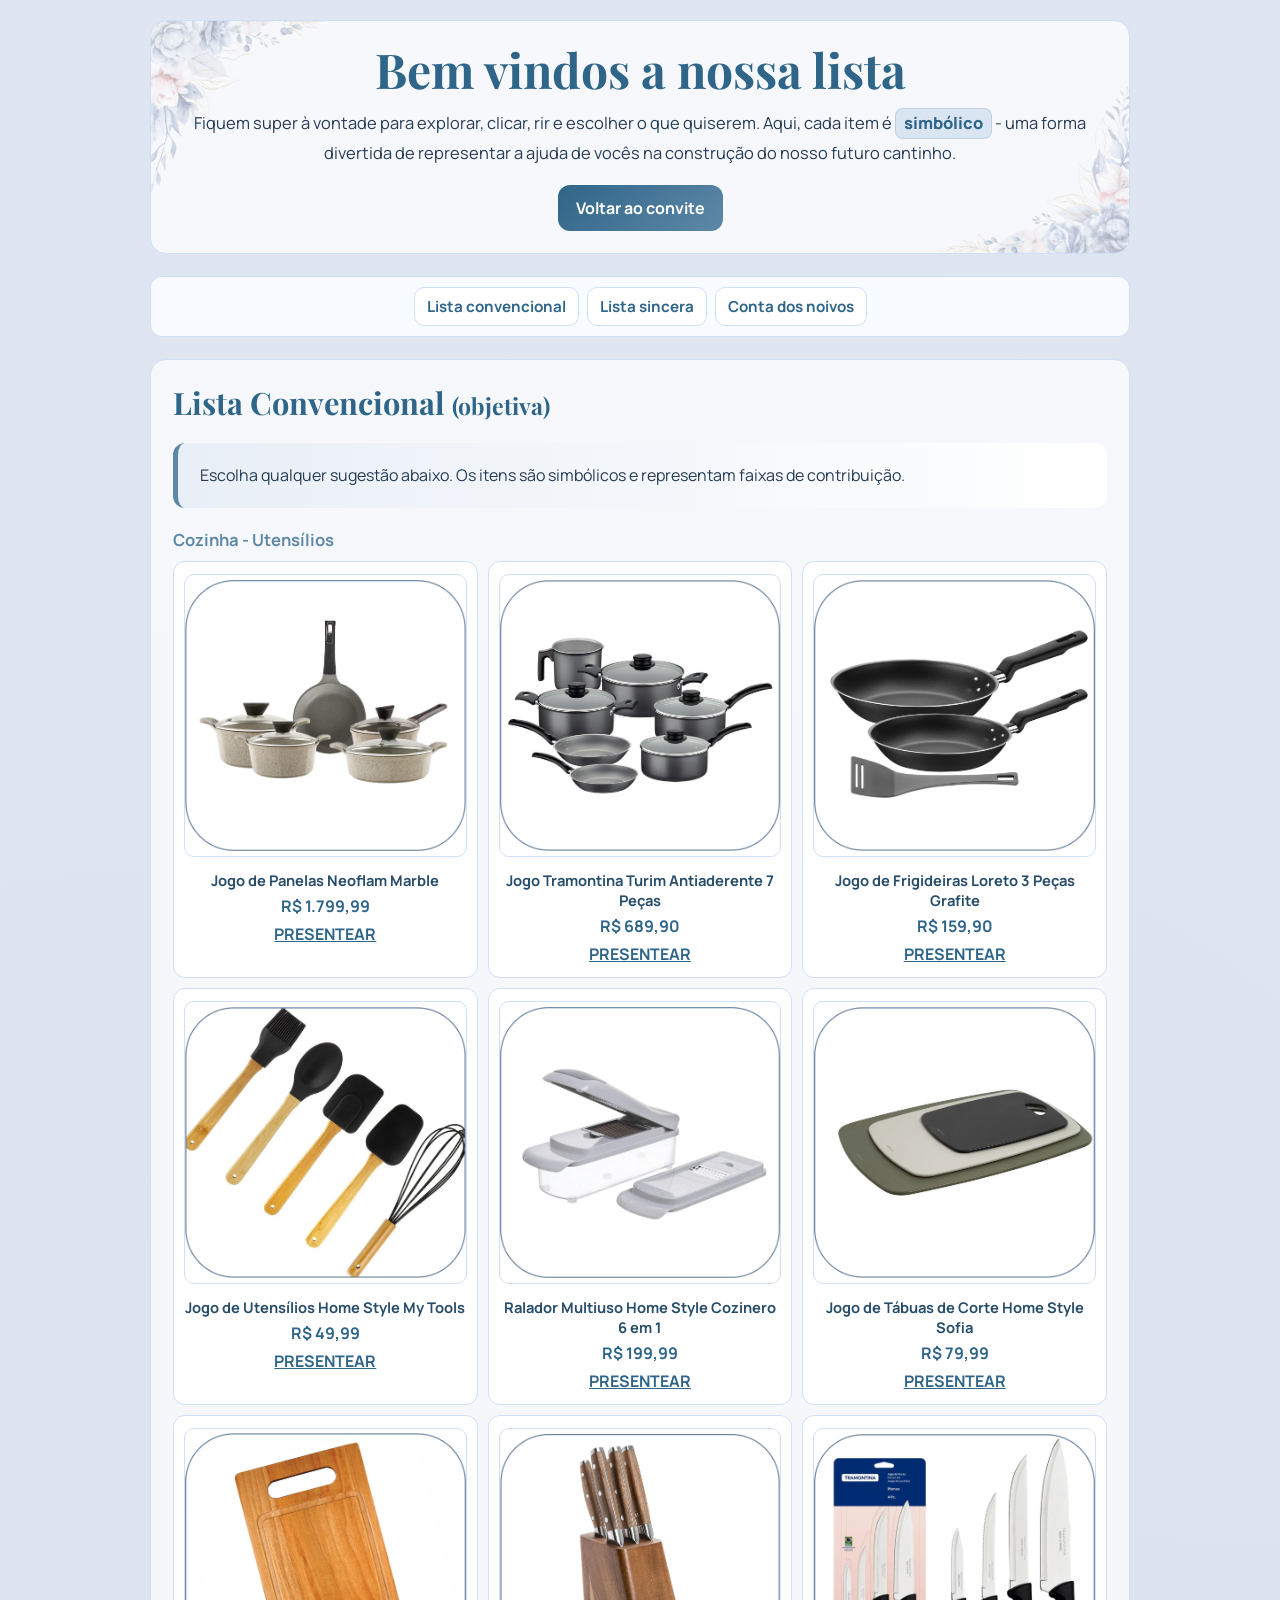
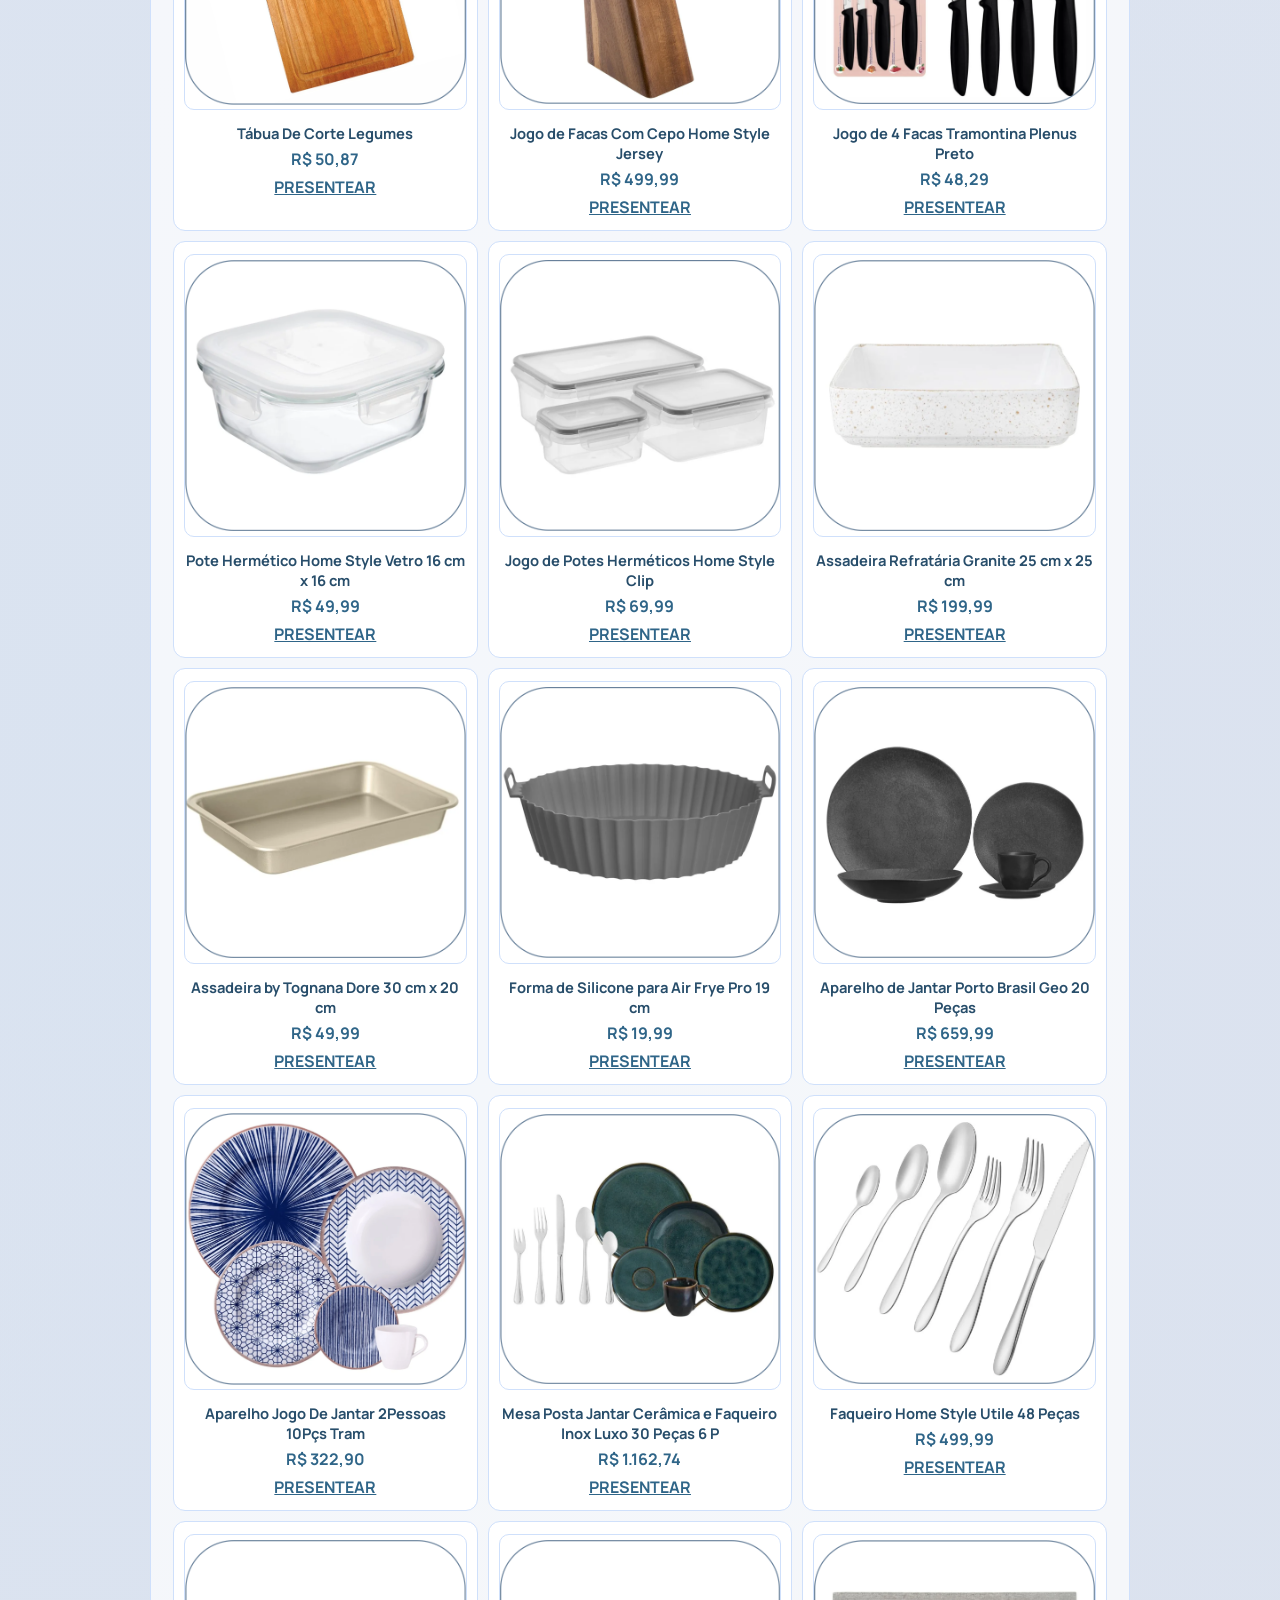
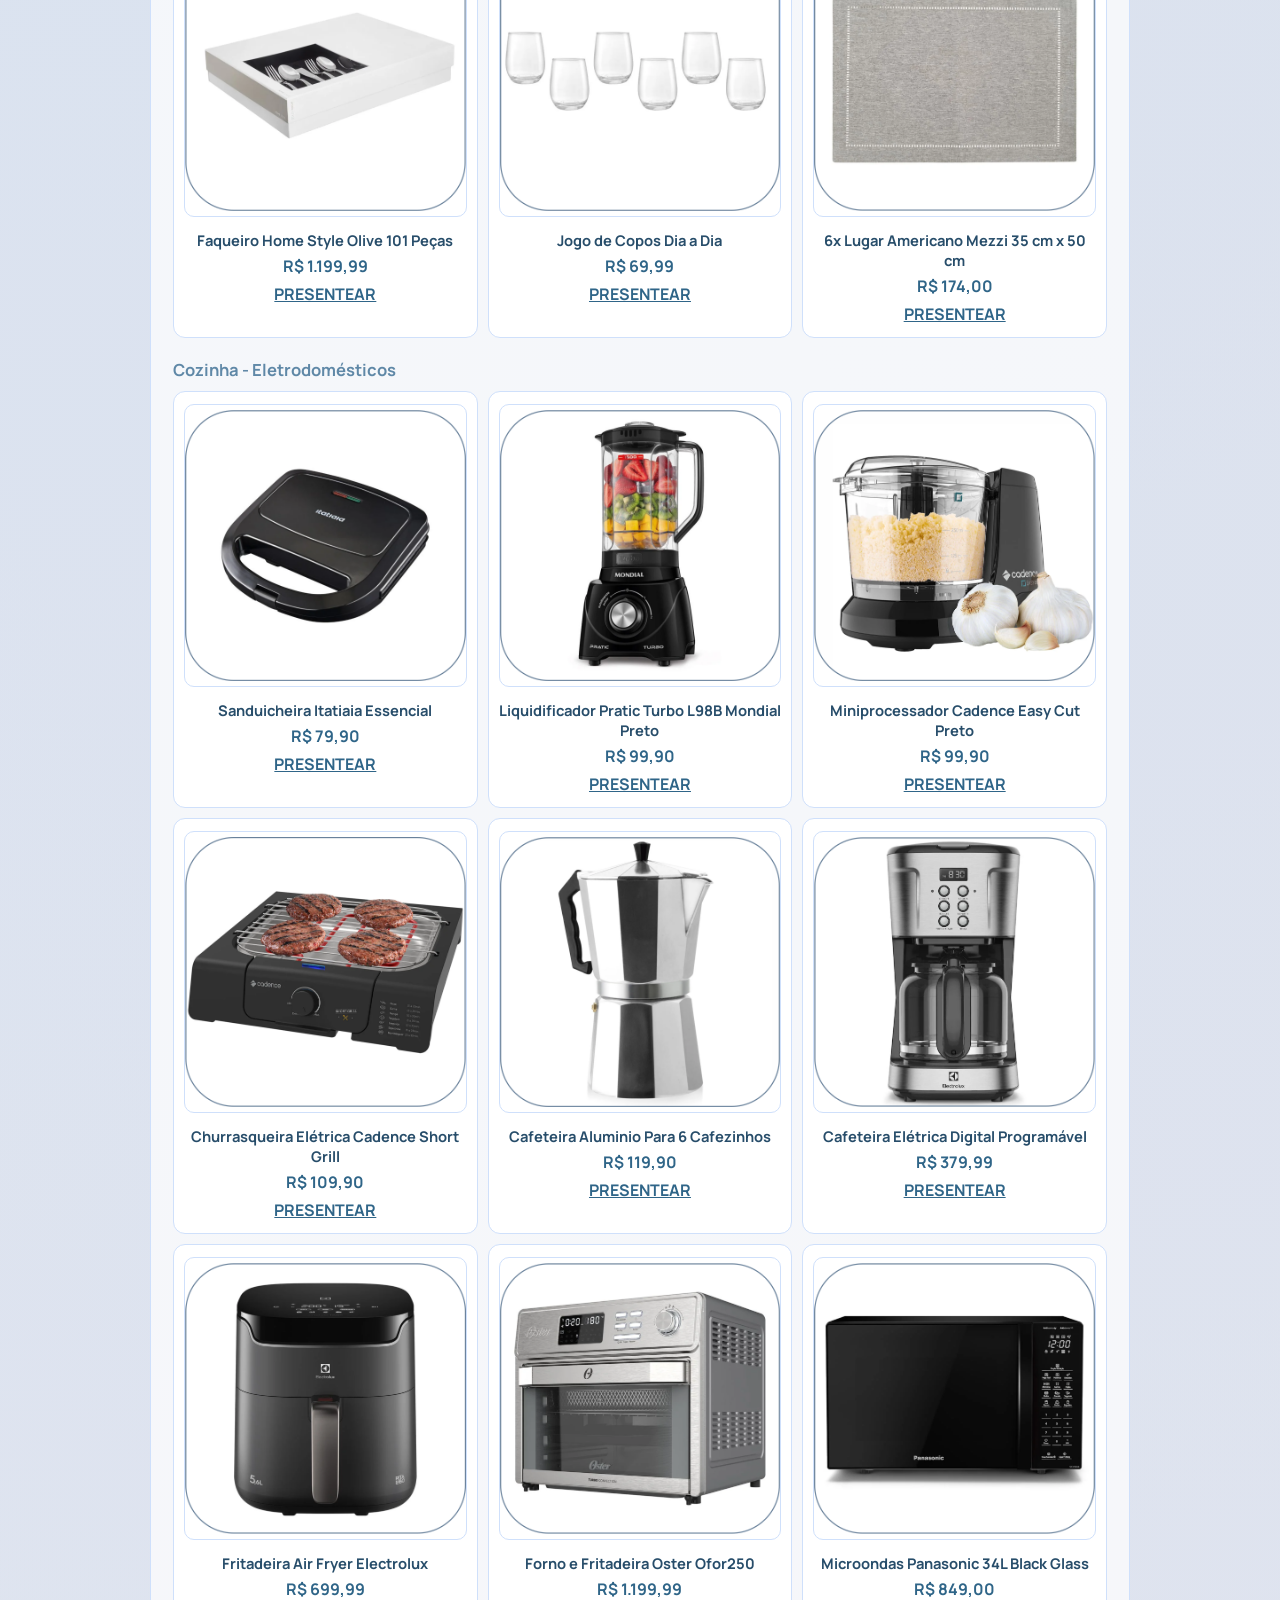
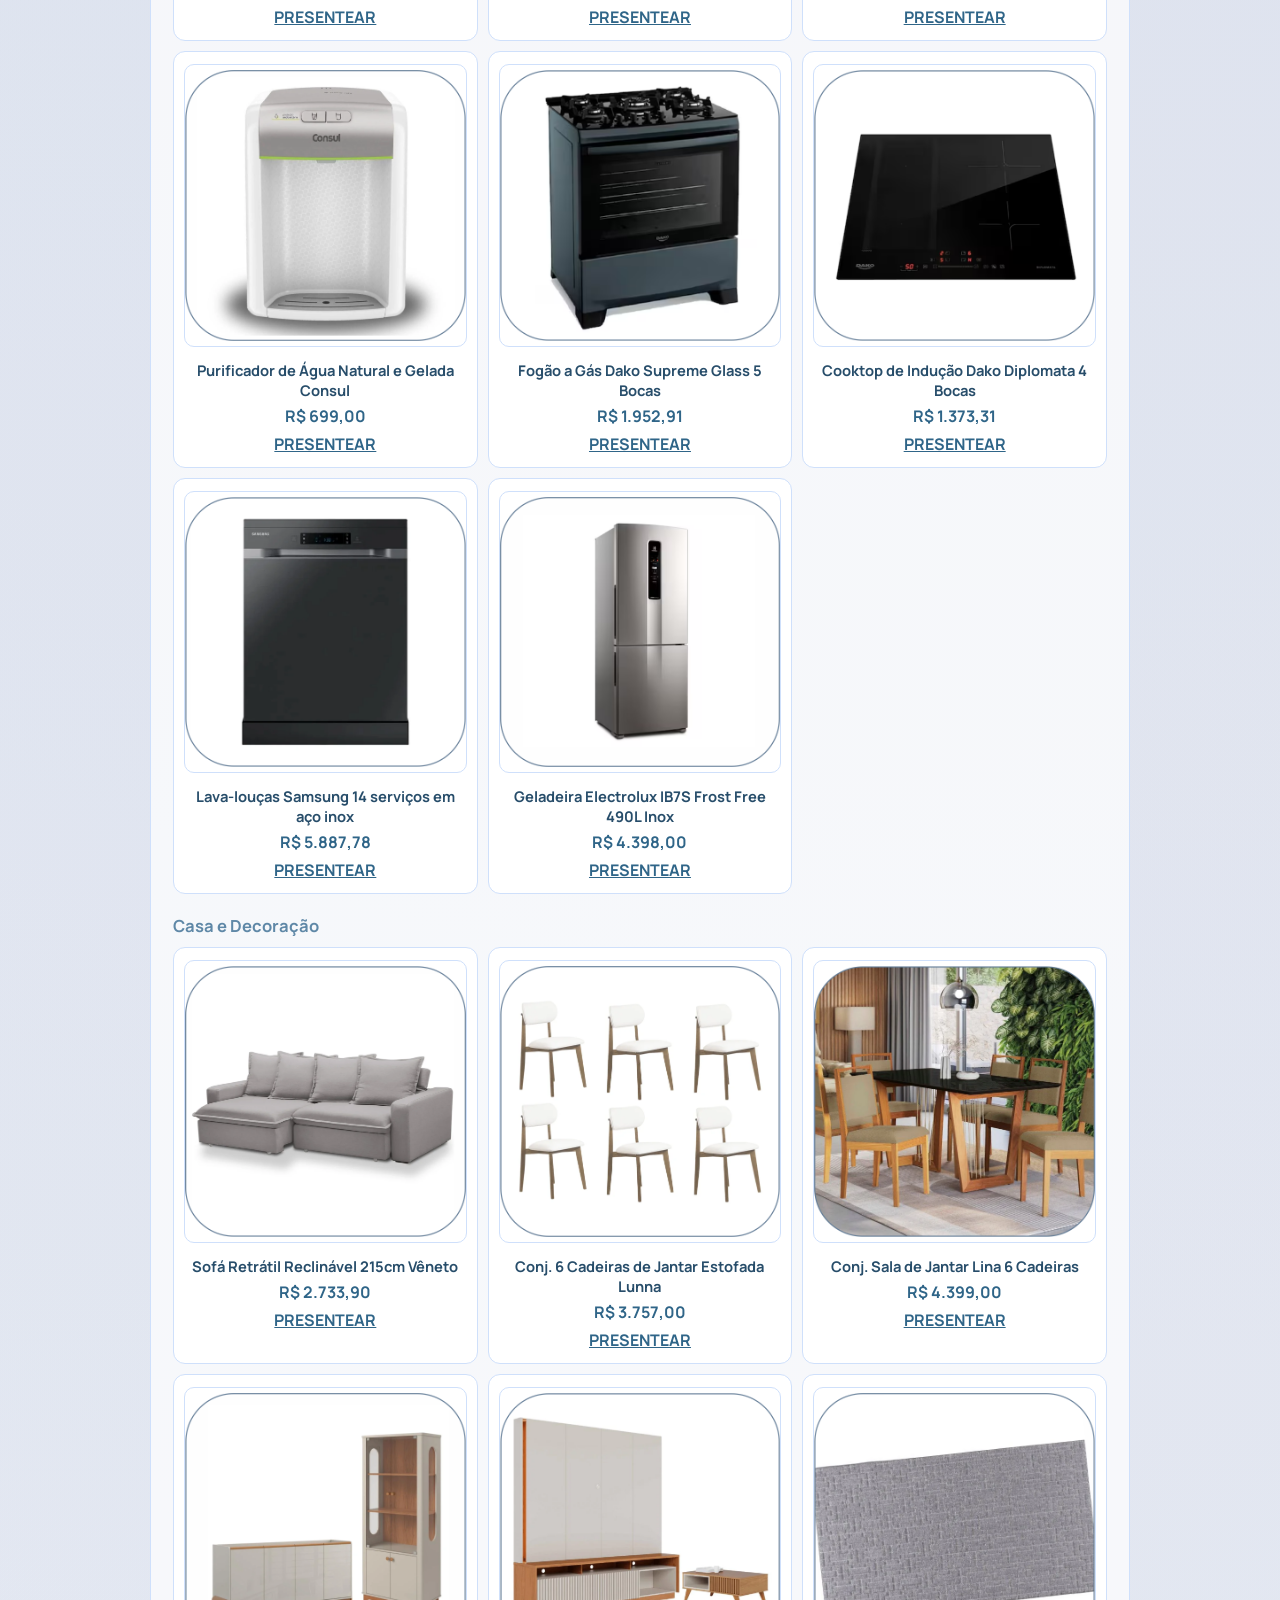
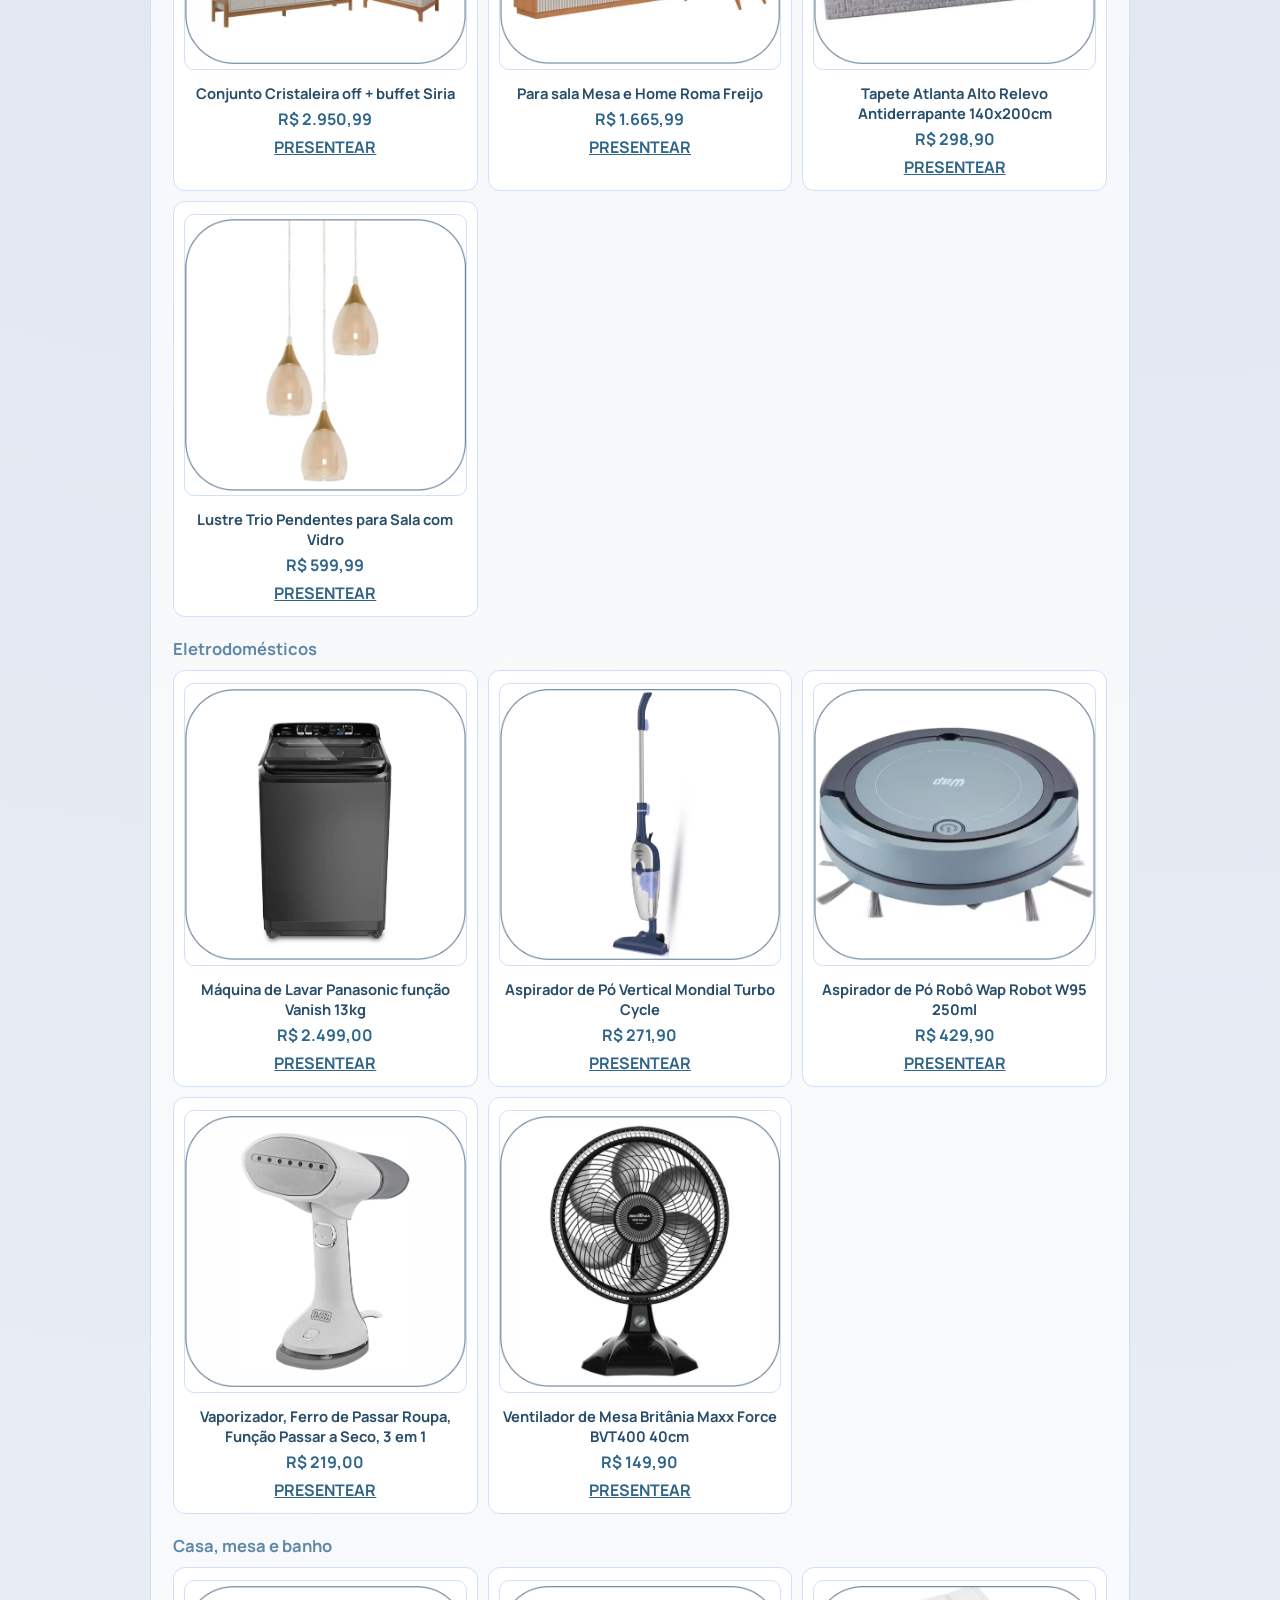
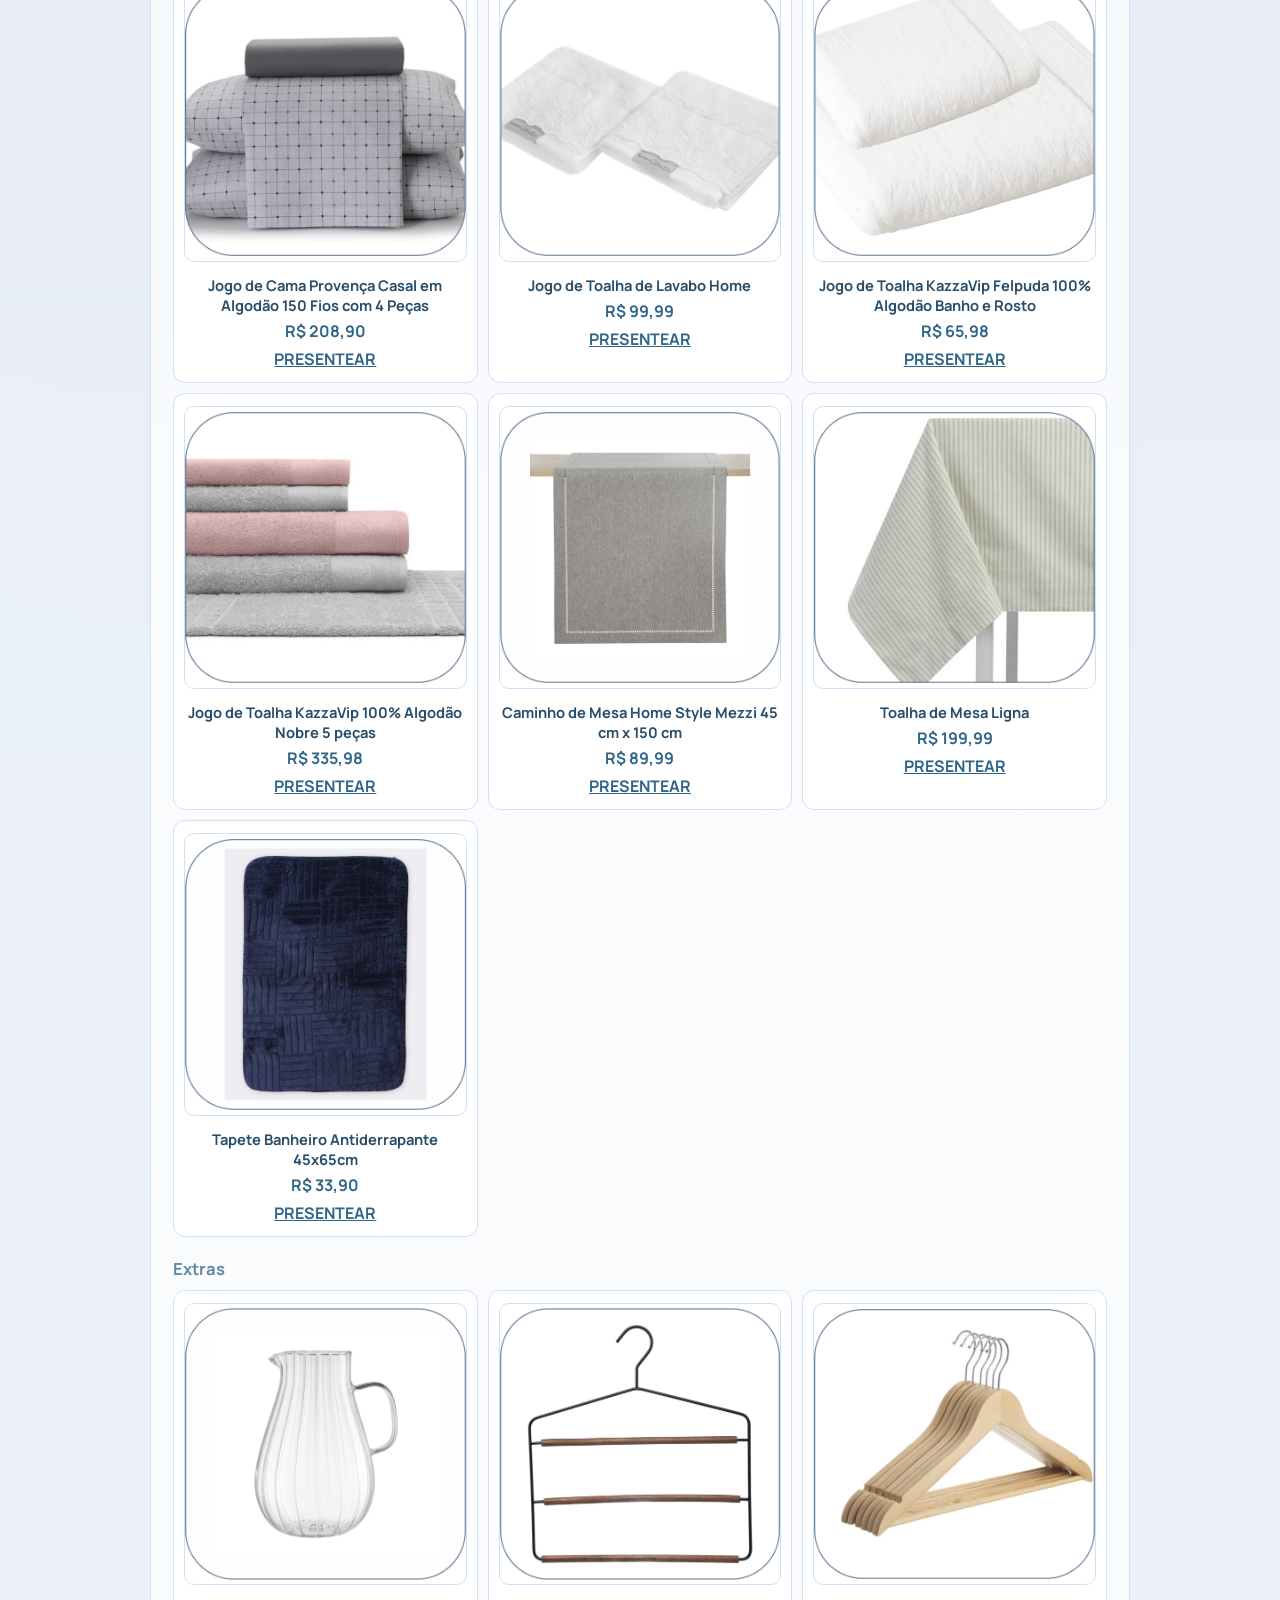
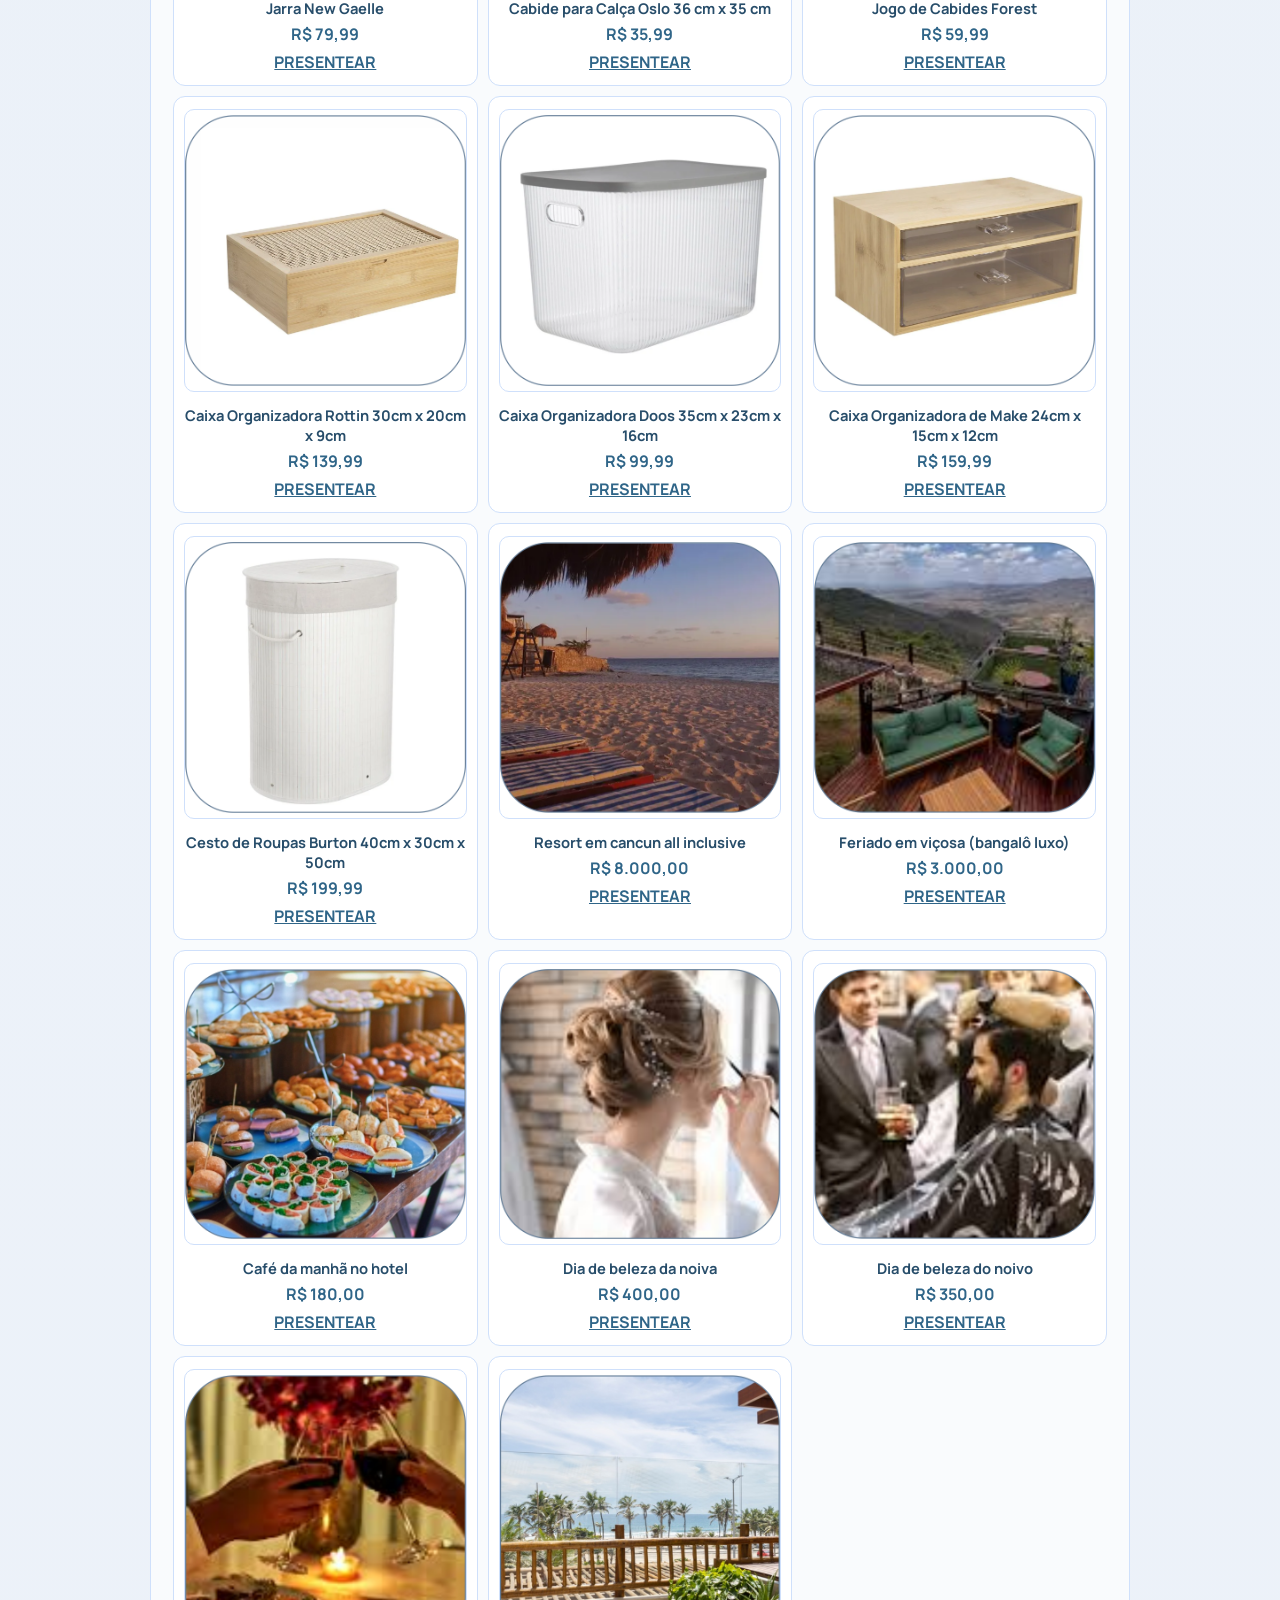
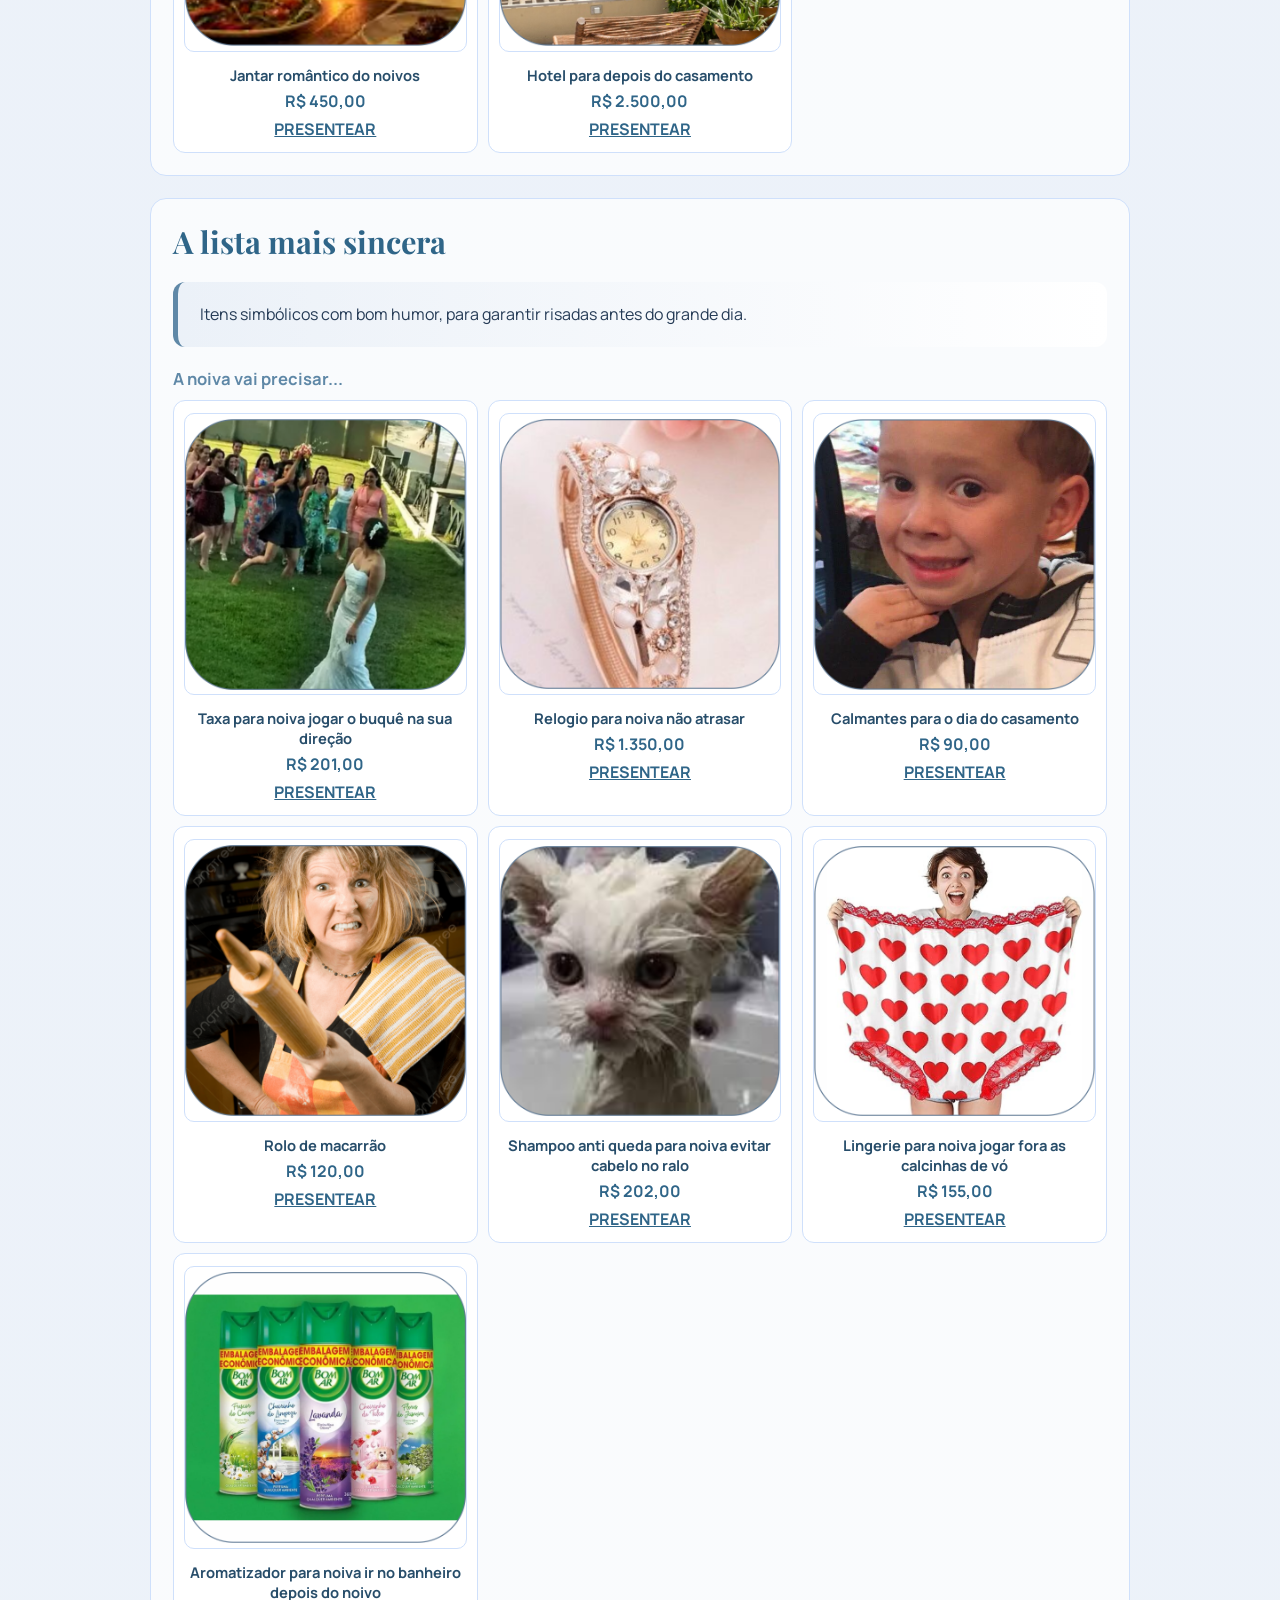
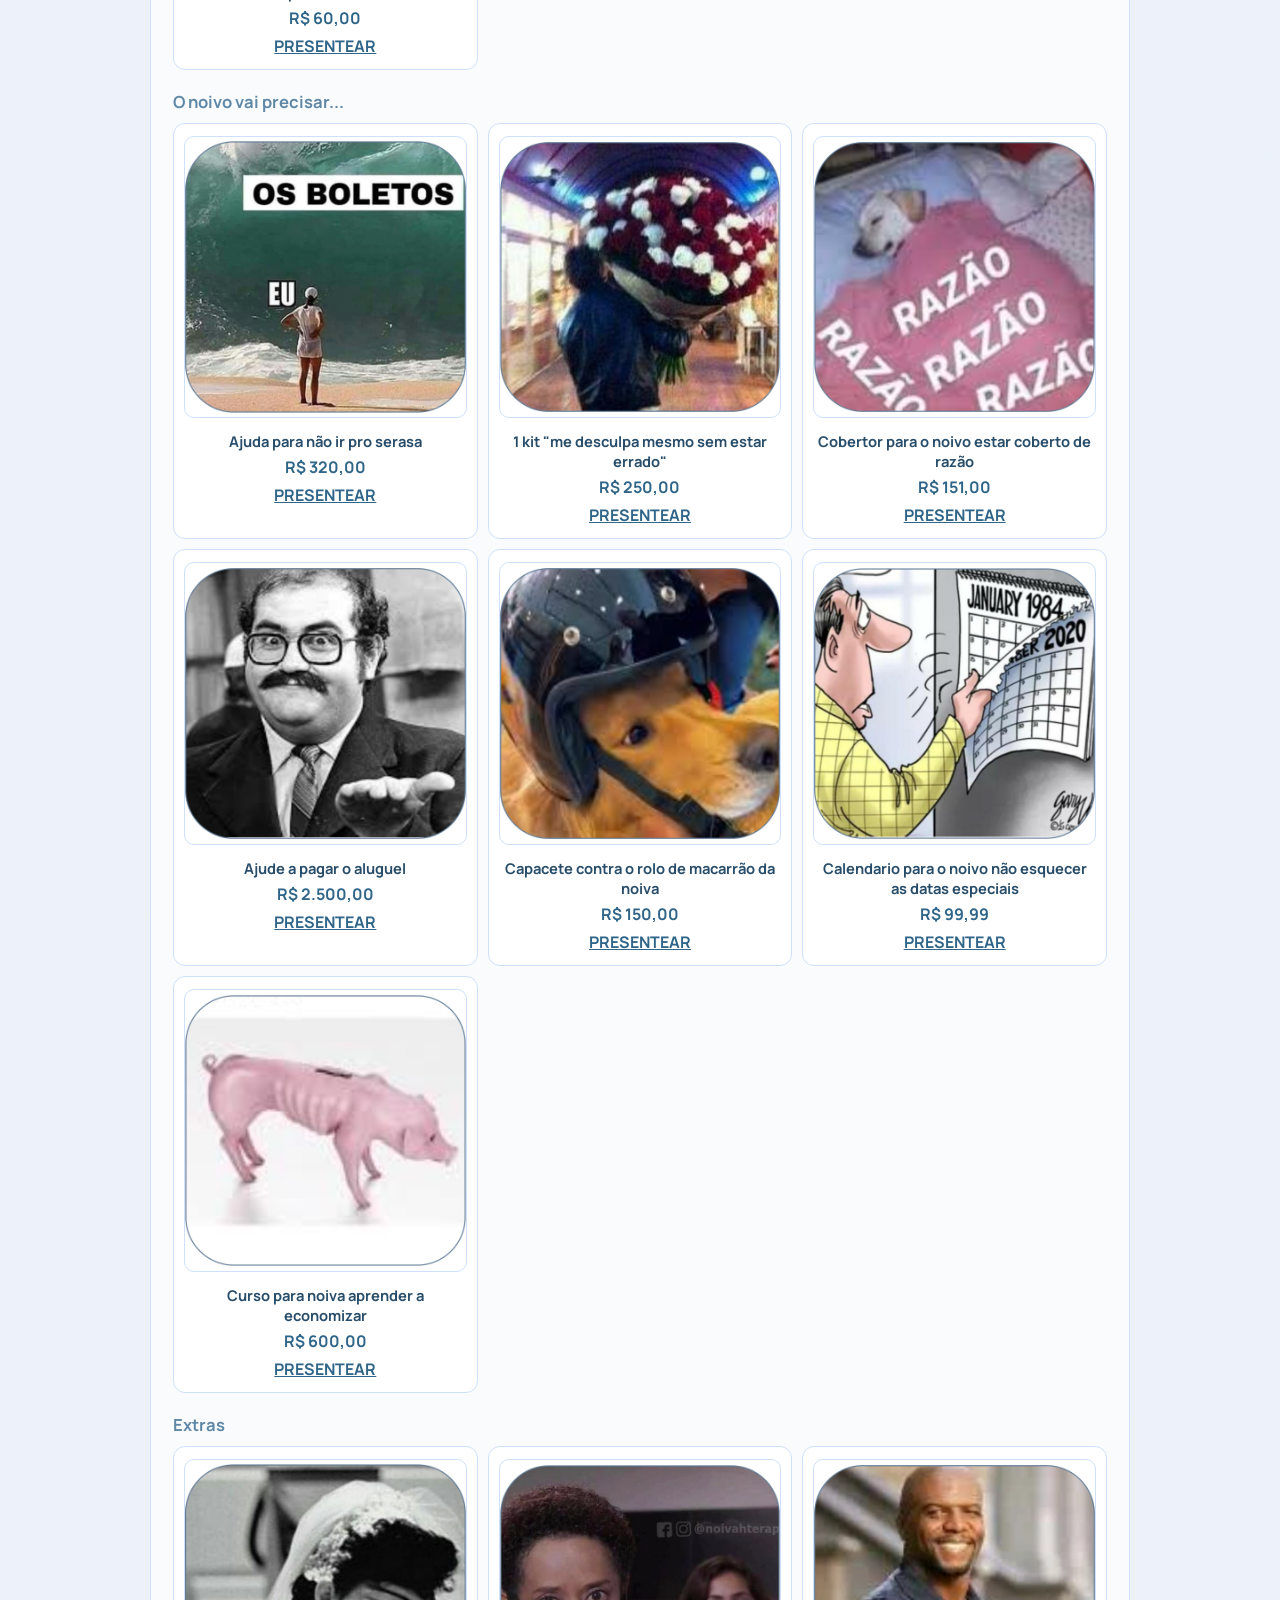
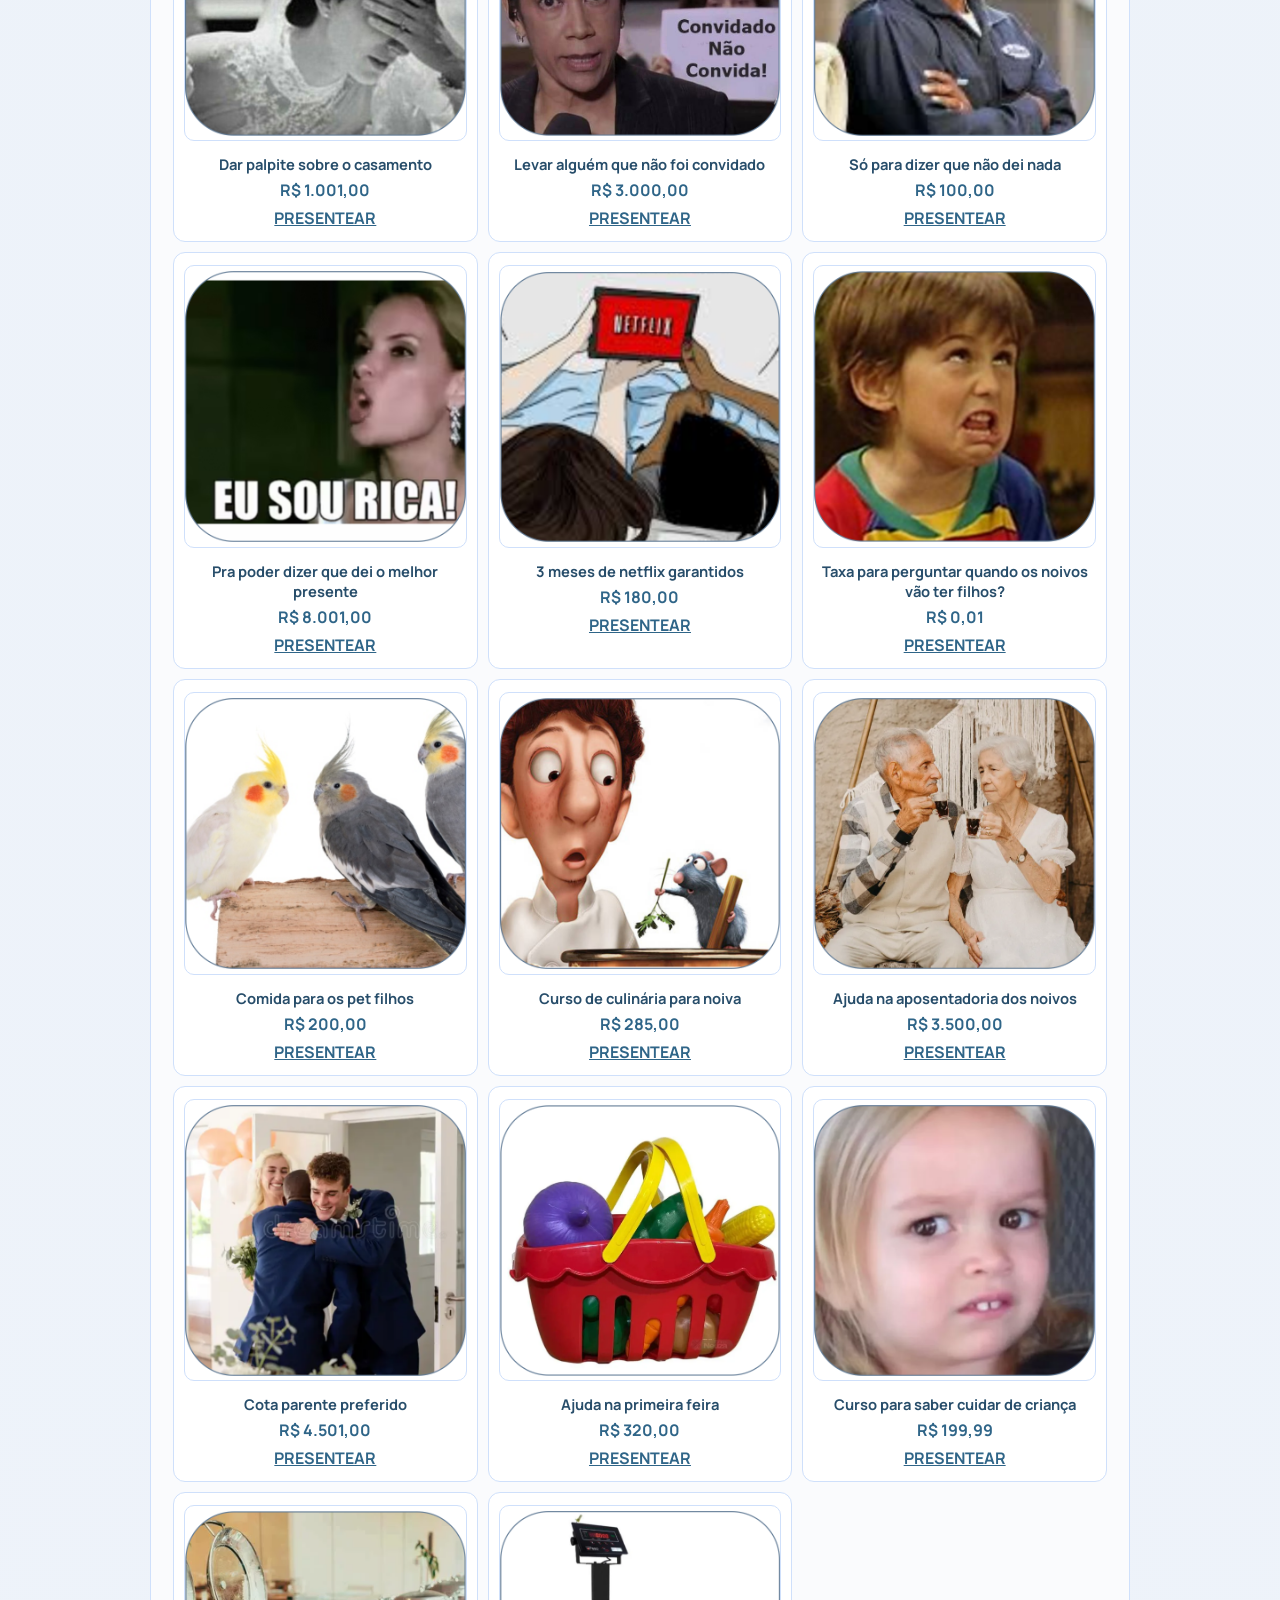
<file: lista-presentes.html>
<!doctype html>
<html lang="pt-BR">
<head>
  <meta charset="UTF-8">
  <meta name="viewport" content="width=device-width, initial-scale=1.0">
  <title>Lista de Presentes | Yane & Paulo</title>
  <meta name="description" content="Lista de presentes de Yane e Paulo. Itens simbólicos para celebrar com carinho.">
  <meta property="og:type" content="website">
  <meta property="og:locale" content="pt_BR">
  <meta property="og:title" content="Lista de Presentes | Yane & Paulo">
  <meta property="og:description" content="Confira a lista de presentes de Yane e Paulo e escolha sua contribuição simbólica.">
  <meta property="og:image" content="media/YeP.jpeg">
  <meta property="og:image:alt" content="Monograma Y&P em arte floral">
  <meta property="og:image:width" content="1125">
  <meta property="og:image:height" content="1127">
  <meta name="twitter:card" content="summary_large_image">
  <meta name="twitter:title" content="Lista de Presentes | Yane & Paulo">
  <meta name="twitter:description" content="Confira a lista de presentes de Yane e Paulo e escolha sua contribuição simbólica.">
  <meta name="twitter:image" content="media/YeP.jpeg">
  <link rel="icon" type="image/svg+xml" href="favicon.svg?v=3">
  <link rel="preconnect" href="https://fonts.googleapis.com">
  <link rel="preconnect" href="https://fonts.gstatic.com" crossorigin>
  <link href="https://fonts.googleapis.com/css2?family=Manrope:wght@400;500;600;700&family=Playfair+Display:wght@500;700&display=swap" rel="stylesheet">
  <link rel="stylesheet" href="styles.css?v=20260223-5">
  <style>
    body {
      min-height: 90vh;
      display: grid;
      place-content: center;
      padding: 20px;
    }
  </style>
</head>
<body>
  <main class="gift-page">
    <section class="gift-hero gift-section floral-detail">
      <h1 class="gift-intro-title">Bem vindos a nossa lista</h1>
      <p class="gift-intro-text">Fiquem super à vontade para explorar, clicar, rir e escolher o que quiserem. Aqui, cada item é <span class="gift-intro-highlight">simbólico</span> - uma forma divertida de representar a ajuda de vocês na construção do nosso futuro cantinho.</p>
      <a href="index.html" class="gift-btn">Voltar ao convite</a>
    </section>

    <nav class="gift-sections-nav" aria-label="Navegação da lista">
      <a href="#lista-convencional">Lista convencional</a>
      <a href="#lista-sincera">Lista sincera</a>
      <a href="#conta-noivos">Conta dos noivos</a>
    </nav>

    <section class="gift-section" id="lista-convencional">
      <h2 class="gift-section-title">Lista Convencional <span>(objetiva)</span></h2>
      <article class="story-card">
        <p class="gift-section-subtitle">Escolha qualquer sugestão abaixo. Os itens são simbólicos e representam faixas de contribuição.</p>
      </article>

      <h3 class="gift-category">Cozinha - Utensílios</h3>
      <div class="gift-grid">
        <article class="gift-item"><img src="media/produtos/001.png" alt="Produto 1"><strong>Jogo de Panelas Neoflam Marble</strong><span>R$ 1.799,99</span><a href="#conta-noivos" class="gift-link">Presentear</a></article>
        <article class="gift-item"><img src="media/produtos/002.png" alt="Produto 2"><strong>Jogo Tramontina Turim Antiaderente 7 Peças</strong><span>R$ 689,90</span><a href="#conta-noivos" class="gift-link">Presentear</a></article>
        <article class="gift-item"><img src="media/produtos/003.png" alt="Produto 3"><strong>Jogo de Frigideiras Loreto 3 Peças Grafite</strong><span>R$ 159,90</span><a href="#conta-noivos" class="gift-link">Presentear</a></article>
        <article class="gift-item"><img src="media/produtos/004.png" alt="Produto 4"><strong>Jogo de Utensílios Home Style My Tools</strong><span>R$ 49,99</span><a href="#conta-noivos" class="gift-link">Presentear</a></article>
        <article class="gift-item"><img src="media/produtos/005.png" alt="Produto 5"><strong>Ralador Multiuso Home Style Cozinero 6 em 1</strong><span>R$ 199,99</span><a href="#conta-noivos" class="gift-link">Presentear</a></article>
        <article class="gift-item"><img src="media/produtos/006.png" alt="Produto 6"><strong>Jogo de Tábuas de Corte Home Style Sofia</strong><span>R$ 79,99</span><a href="#conta-noivos" class="gift-link">Presentear</a></article>
        <article class="gift-item"><img src="media/produtos/007.png" alt="Produto 7"><strong>Tábua De Corte Legumes</strong><span>R$ 50,87</span><a href="#conta-noivos" class="gift-link">Presentear</a></article>
        <article class="gift-item"><img src="media/produtos/008.png" alt="Produto 8"><strong>Jogo de Facas Com Cepo Home Style Jersey</strong><span>R$ 499,99</span><a href="#conta-noivos" class="gift-link">Presentear</a></article>
        <article class="gift-item"><img src="media/produtos/009.png" alt="Produto 9"><strong>Jogo de 4 Facas Tramontina Plenus Preto</strong><span>R$ 48,29</span><a href="#conta-noivos" class="gift-link">Presentear</a></article>
        <article class="gift-item"><img src="media/produtos/010.png" alt="Produto 10"><strong>Pote Hermético Home Style Vetro 16 cm x 16 cm</strong><span>R$ 49,99</span><a href="#conta-noivos" class="gift-link">Presentear</a></article>
        <article class="gift-item"><img src="media/produtos/011.png" alt="Produto 11"><strong>Jogo de Potes Herméticos Home Style Clip</strong><span>R$ 69,99</span><a href="#conta-noivos" class="gift-link">Presentear</a></article>
        <article class="gift-item"><img src="media/produtos/012.png" alt="Produto 12"><strong>Assadeira Refratária Granite 25 cm x 25 cm</strong><span>R$ 199,99</span><a href="#conta-noivos" class="gift-link">Presentear</a></article>
        <article class="gift-item"><img src="media/produtos/013.png" alt="Produto 13"><strong>Assadeira by Tognana Dore 30 cm x 20 cm</strong><span>R$ 49,99</span><a href="#conta-noivos" class="gift-link">Presentear</a></article>
        <article class="gift-item"><img src="media/produtos/014.png" alt="Produto 14"><strong>Forma de Silicone para Air Frye Pro 19 cm</strong><span>R$ 19,99</span><a href="#conta-noivos" class="gift-link">Presentear</a></article>
        <article class="gift-item"><img src="media/produtos/029.png" alt="Produto 15"><strong>Aparelho de Jantar Porto Brasil Geo 20 Peças</strong><span>R$ 659,99</span><a href="#conta-noivos" class="gift-link">Presentear</a></article>
        <article class="gift-item"><img src="media/produtos/030.png" alt="Produto 16"><strong>Aparelho Jogo De Jantar 2Pessoas 10Pçs Tram</strong><span>R$ 322,90</span><a href="#conta-noivos" class="gift-link">Presentear</a></article>
        <article class="gift-item"><img src="media/produtos/031.png" alt="Produto 17"><strong>Mesa Posta Jantar Cerâmica e Faqueiro Inox Luxo 30 Peças 6 P</strong><span>R$ 1.162,74</span><a href="#conta-noivos" class="gift-link">Presentear</a></article>
        <article class="gift-item"><img src="media/produtos/032.png" alt="Produto 18"><strong>Faqueiro Home Style Utile 48 Peças</strong><span>R$ 499,99</span><a href="#conta-noivos" class="gift-link">Presentear</a></article>
        <article class="gift-item"><img src="media/produtos/033.png" alt="Produto 19"><strong>Faqueiro Home Style Olive 101 Peças</strong><span>R$ 1.199,99</span><a href="#conta-noivos" class="gift-link">Presentear</a></article>
        <article class="gift-item"><img src="media/produtos/034.png" alt="Produto 20"><strong>Jogo de Copos Dia a Dia</strong><span>R$ 69,99</span><a href="#conta-noivos" class="gift-link">Presentear</a></article>
        <article class="gift-item"><img src="media/produtos/035.png" alt="Produto 21"><strong>6x Lugar Americano Mezzi 35 cm x 50 cm</strong><span>R$ 174,00</span><a href="#conta-noivos" class="gift-link">Presentear</a></article>
      </div>

      <h3 class="gift-category">Cozinha - Eletrodomésticos</h3>
      <div class="gift-grid">
        <article class="gift-item"><img src="media/produtos/015.png" alt="Produto 22"><strong>Sanduicheira Itatiaia Essencial</strong><span>R$ 79,90</span><a href="#conta-noivos" class="gift-link">Presentear</a></article>
        <article class="gift-item"><img src="media/produtos/016.png" alt="Produto 23"><strong>Liquidificador Pratic Turbo L98B Mondial Preto</strong><span>R$ 99,90</span><a href="#conta-noivos" class="gift-link">Presentear</a></article>
        <article class="gift-item"><img src="media/produtos/017.png" alt="Produto 24"><strong>Miniprocessador Cadence Easy Cut Preto</strong><span>R$ 99,90</span><a href="#conta-noivos" class="gift-link">Presentear</a></article>
        <article class="gift-item"><img src="media/produtos/018.png" alt="Produto 25"><strong>Churrasqueira Elétrica Cadence Short Grill</strong><span>R$ 109,90</span><a href="#conta-noivos" class="gift-link">Presentear</a></article>
        <article class="gift-item"><img src="media/produtos/019.png" alt="Produto 26"><strong>Cafeteira Aluminio Para 6 Cafezinhos</strong><span>R$ 119,90</span><a href="#conta-noivos" class="gift-link">Presentear</a></article>
        <article class="gift-item"><img src="media/produtos/020.png" alt="Produto 27"><strong>Cafeteira Elétrica Digital Programável</strong><span>R$ 379,99</span><a href="#conta-noivos" class="gift-link">Presentear</a></article>
        <article class="gift-item"><img src="media/produtos/021.png" alt="Produto 28"><strong>Fritadeira Air Fryer Electrolux</strong><span>R$ 699,99</span><a href="#conta-noivos" class="gift-link">Presentear</a></article>
        <article class="gift-item"><img src="media/produtos/022.png" alt="Produto 29"><strong>Forno e Fritadeira Oster Ofor250</strong><span>R$ 1.199,99</span><a href="#conta-noivos" class="gift-link">Presentear</a></article>
        <article class="gift-item"><img src="media/produtos/023.png" alt="Produto 30"><strong>Microondas Panasonic 34L Black Glass</strong><span>R$ 849,00</span><a href="#conta-noivos" class="gift-link">Presentear</a></article>
        <article class="gift-item"><img src="media/produtos/024.png" alt="Produto 31"><strong>Purificador de Água Natural e Gelada Consul</strong><span>R$ 699,00</span><a href="#conta-noivos" class="gift-link">Presentear</a></article>
        <article class="gift-item"><img src="media/produtos/025.png" alt="Produto 32"><strong>Fogão a Gás Dako Supreme Glass 5 Bocas</strong><span>R$ 1.952,91</span><a href="#conta-noivos" class="gift-link">Presentear</a></article>
        <article class="gift-item"><img src="media/produtos/026.png" alt="Produto 33"><strong>Cooktop de Indução Dako Diplomata 4 Bocas</strong><span>R$ 1.373,31</span><a href="#conta-noivos" class="gift-link">Presentear</a></article>
        <article class="gift-item"><img src="media/produtos/027.png" alt="Produto 34"><strong>Lava-louças Samsung 14 serviços em aço inox</strong><span>R$ 5.887,78</span><a href="#conta-noivos" class="gift-link">Presentear</a></article>
        <article class="gift-item"><img src="media/produtos/028.png" alt="Produto 35"><strong>Geladeira Electrolux IB7S Frost Free 490L Inox</strong><span>R$ 4.398,00</span><a href="#conta-noivos" class="gift-link">Presentear</a></article>
      </div>

      <h3 class="gift-category">Casa e Decoração</h3>
      <div class="gift-grid">
        <article class="gift-item"><img src="media/produtos/036.png" alt="Produto 36"><strong>Sofá Retrátil Reclinável 215cm Vêneto</strong><span>R$ 2.733,90</span><a href="#conta-noivos" class="gift-link">Presentear</a></article>
        <article class="gift-item"><img src="media/produtos/037.png" alt="Produto 37"><strong>Conj. 6 Cadeiras de Jantar Estofada Lunna</strong><span>R$ 3.757,00</span><a href="#conta-noivos" class="gift-link">Presentear</a></article>
        <article class="gift-item"><img src="media/produtos/038.png" alt="Produto 38"><strong>Conj. Sala de Jantar Lina 6 Cadeiras</strong><span>R$ 4.399,00</span><a href="#conta-noivos" class="gift-link">Presentear</a></article>
        <article class="gift-item"><img src="media/produtos/039.png" alt="Produto 39"><strong>Conjunto Cristaleira off + buffet Siria</strong><span>R$ 2.950,99</span><a href="#conta-noivos" class="gift-link">Presentear</a></article>
        <article class="gift-item"><img src="media/produtos/040.png" alt="Produto 40"><strong>Para sala Mesa e Home Roma Freijo</strong><span>R$ 1.665,99</span><a href="#conta-noivos" class="gift-link">Presentear</a></article>
        <article class="gift-item"><img src="media/produtos/041.png" alt="Produto 41"><strong>Tapete Atlanta Alto Relevo Antiderrapante 140x200cm</strong><span>R$ 298,90</span><a href="#conta-noivos" class="gift-link">Presentear</a></article>
        <article class="gift-item"><img src="media/produtos/042.png" alt="Produto 42"><strong>Lustre Trio Pendentes para Sala com Vidro</strong><span>R$ 599,99</span><a href="#conta-noivos" class="gift-link">Presentear</a></article>
      </div>

      <h3 class="gift-category">Eletrodomésticos</h3>
      <div class="gift-grid">
        <article class="gift-item"><img src="media/produtos/043.png" alt="Produto 43"><strong>Máquina de Lavar Panasonic função Vanish 13kg</strong><span>R$ 2.499,00</span><a href="#conta-noivos" class="gift-link">Presentear</a></article>
        <article class="gift-item"><img src="media/produtos/044.png" alt="Produto 44"><strong>Aspirador de Pó Vertical Mondial Turbo Cycle</strong><span>R$ 271,90</span><a href="#conta-noivos" class="gift-link">Presentear</a></article>
        <article class="gift-item"><img src="media/produtos/045.png" alt="Produto 45"><strong>Aspirador de Pó Robô Wap Robot W95 250ml</strong><span>R$ 429,90</span><a href="#conta-noivos" class="gift-link">Presentear</a></article>
        <article class="gift-item"><img src="media/produtos/046.png" alt="Produto 46"><strong>Vaporizador, Ferro de Passar Roupa, Função Passar a Seco, 3 em 1</strong><span>R$ 219,00</span><a href="#conta-noivos" class="gift-link">Presentear</a></article>
        <article class="gift-item"><img src="media/produtos/047.png" alt="Produto 47"><strong>Ventilador de Mesa Britânia Maxx Force BVT400 40cm</strong><span>R$ 149,90</span><a href="#conta-noivos" class="gift-link">Presentear</a></article>
      </div>

      <h3 class="gift-category">Casa, mesa e banho</h3>
      <div class="gift-grid">
        <article class="gift-item"><img src="media/produtos/048.png" alt="Produto 48"><strong>Jogo de Cama Provença Casal em Algodão 150 Fios com 4 Peças</strong><span>R$ 208,90</span><a href="#conta-noivos" class="gift-link">Presentear</a></article>
        <article class="gift-item"><img src="media/produtos/049.png" alt="Produto 49"><strong>Jogo de Toalha de Lavabo Home</strong><span>R$ 99,99</span><a href="#conta-noivos" class="gift-link">Presentear</a></article>
        <article class="gift-item"><img src="media/produtos/050.png" alt="Produto 50"><strong>Jogo de Toalha KazzaVip Felpuda 100% Algodão Banho e Rosto</strong><span>R$ 65,98</span><a href="#conta-noivos" class="gift-link">Presentear</a></article>
        <article class="gift-item"><img src="media/produtos/051.png" alt="Produto 51"><strong>Jogo de Toalha KazzaVip 100% Algodão Nobre 5 peças</strong><span>R$ 335,98</span><a href="#conta-noivos" class="gift-link">Presentear</a></article>
        <article class="gift-item"><img src="media/produtos/052.png" alt="Produto 52"><strong>Caminho de Mesa Home Style Mezzi 45 cm x 150 cm</strong><span>R$ 89,99</span><a href="#conta-noivos" class="gift-link">Presentear</a></article>
        <article class="gift-item"><img src="media/produtos/053.png" alt="Produto 53"><strong>Toalha de Mesa Ligna</strong><span>R$ 199,99</span><a href="#conta-noivos" class="gift-link">Presentear</a></article>
        <article class="gift-item"><img src="media/produtos/054.png" alt="Produto 54"><strong>Tapete Banheiro Antiderrapante 45x65cm</strong><span>R$ 33,90</span><a href="#conta-noivos" class="gift-link">Presentear</a></article>
      </div>

      <h3 class="gift-category">Extras</h3>
      <div class="gift-grid">
        <article class="gift-item"><img src="media/produtos/055.png" alt="Produto 55"><strong>Jarra New Gaelle</strong><span>R$ 79,99</span><a href="#conta-noivos" class="gift-link">Presentear</a></article>
        <article class="gift-item"><img src="media/produtos/056.png" alt="Produto 56"><strong>Cabide para Calça Oslo 36 cm x 35 cm</strong><span>R$ 35,99</span><a href="#conta-noivos" class="gift-link">Presentear</a></article>
        <article class="gift-item"><img src="media/produtos/057.png" alt="Produto 57"><strong>Jogo de Cabides Forest</strong><span>R$ 59,99</span><a href="#conta-noivos" class="gift-link">Presentear</a></article>
        <article class="gift-item"><img src="media/produtos/058.png" alt="Produto 58"><strong>Caixa Organizadora Rottin 30cm x 20cm x 9cm</strong><span>R$ 139,99</span><a href="#conta-noivos" class="gift-link">Presentear</a></article>
        <article class="gift-item"><img src="media/produtos/059.png" alt="Produto 59"><strong>Caixa Organizadora Doos 35cm x 23cm x 16cm</strong><span>R$ 99,99</span><a href="#conta-noivos" class="gift-link">Presentear</a></article>
        <article class="gift-item"><img src="media/produtos/060.png" alt="Produto 60"><strong>Caixa Organizadora de Make 24cm x 15cm x 12cm</strong><span>R$ 159,99</span><a href="#conta-noivos" class="gift-link">Presentear</a></article>
        <article class="gift-item"><img src="media/produtos/061.png" alt="Produto 61"><strong>Cesto de Roupas Burton 40cm x 30cm x 50cm</strong><span>R$ 199,99</span><a href="#conta-noivos" class="gift-link">Presentear</a></article>
        <article class="gift-item"><img src="media/produtos/062.png" alt="Produto 62"><strong>Resort em cancun all inclusive</strong><span>R$ 8.000,00</span><a href="#conta-noivos" class="gift-link">Presentear</a></article>
        <article class="gift-item"><img src="media/produtos/063.png" alt="Produto 63"><strong>Feriado em viçosa (bangalô luxo)</strong><span>R$ 3.000,00</span><a href="#conta-noivos" class="gift-link">Presentear</a></article>
        <article class="gift-item"><img src="media/produtos/064.png" alt="Produto 64"><strong>Café da manhã no hotel</strong><span>R$ 180,00</span><a href="#conta-noivos" class="gift-link">Presentear</a></article>
        <article class="gift-item"><img src="media/produtos/065.png" alt="Produto 65"><strong>Dia de beleza da noiva</strong><span>R$ 400,00</span><a href="#conta-noivos" class="gift-link">Presentear</a></article>
        <article class="gift-item"><img src="media/produtos/066.png" alt="Produto 66"><strong>Dia de beleza do noivo</strong><span>R$ 350,00</span><a href="#conta-noivos" class="gift-link">Presentear</a></article>
        <article class="gift-item"><img src="media/produtos/067.png" alt="Produto 67"><strong>Jantar romântico do noivos</strong><span>R$ 450,00</span><a href="#conta-noivos" class="gift-link">Presentear</a></article>
        <article class="gift-item"><img src="media/produtos/068.png" alt="Produto 68"><strong>Hotel para depois do casamento</strong><span>R$ 2.500,00</span><a href="#conta-noivos" class="gift-link">Presentear</a></article>
      </div>
    </section>

    <section class="gift-section" id="lista-sincera">
      <h2 class="gift-section-title">A lista mais sincera</h2>
      <article class="story-card">
        <p class="gift-section-subtitle">Itens simbólicos com bom humor, para garantir risadas antes do grande dia.</p>
      </article>

      <h3 class="gift-category">A noiva vai precisar...</h3>
      <div class="gift-grid">
        <article class="gift-item"><img src="media/produtos/069.png" alt="Produto 69"><strong>Taxa para noiva jogar o buquê na sua direção</strong><span>R$ 201,00</span><a href="#conta-noivos" class="gift-link">Presentear</a></article>
        <article class="gift-item"><img src="media/produtos/070.png" alt="Produto 70"><strong>Relogio para noiva não atrasar</strong><span>R$ 1.350,00</span><a href="#conta-noivos" class="gift-link">Presentear</a></article>
        <article class="gift-item"><img src="media/produtos/071.png" alt="Produto 71"><strong>Calmantes para o dia do casamento</strong><span>R$ 90,00</span><a href="#conta-noivos" class="gift-link">Presentear</a></article>
        <article class="gift-item"><img src="media/produtos/072.png" alt="Produto 72"><strong>Rolo de macarrão</strong><span>R$ 120,00</span><a href="#conta-noivos" class="gift-link">Presentear</a></article>
        <article class="gift-item"><img src="media/produtos/073.png" alt="Produto 73"><strong>Shampoo anti queda para noiva evitar cabelo no ralo</strong><span>R$ 202,00</span><a href="#conta-noivos" class="gift-link">Presentear</a></article>
        <article class="gift-item"><img src="media/produtos/074.png" alt="Produto 74"><strong>Lingerie para noiva jogar fora as calcinhas de vó</strong><span>R$ 155,00</span><a href="#conta-noivos" class="gift-link">Presentear</a></article>
        <article class="gift-item"><img src="media/produtos/075.png" alt="Produto 75"><strong>Aromatizador para noiva ir no banheiro depois do noivo</strong><span>R$ 60,00</span><a href="#conta-noivos" class="gift-link">Presentear</a></article>
      </div>

      <h3 class="gift-category">O noivo vai precisar...</h3>
      <div class="gift-grid">
        <article class="gift-item"><img src="media/produtos/076.png" alt="Produto 76"><strong>Ajuda para não ir pro serasa</strong><span>R$ 320,00</span><a href="#conta-noivos" class="gift-link">Presentear</a></article>
        <article class="gift-item"><img src="media/produtos/077.png" alt="Produto 77"><strong>1 kit "me desculpa mesmo sem estar errado"</strong><span>R$ 250,00</span><a href="#conta-noivos" class="gift-link">Presentear</a></article>
        <article class="gift-item"><img src="media/produtos/078.png" alt="Produto 78"><strong>Cobertor para o noivo estar coberto de razão</strong><span>R$ 151,00</span><a href="#conta-noivos" class="gift-link">Presentear</a></article>
        <article class="gift-item"><img src="media/produtos/079.png" alt="Produto 79"><strong>Ajude a pagar o aluguel</strong><span>R$ 2.500,00</span><a href="#conta-noivos" class="gift-link">Presentear</a></article>
        <article class="gift-item"><img src="media/produtos/080.png" alt="Produto 80"><strong>Capacete contra o rolo de macarrão da noiva</strong><span>R$ 150,00</span><a href="#conta-noivos" class="gift-link">Presentear</a></article>
        <article class="gift-item"><img src="media/produtos/081.png" alt="Produto 81"><strong>Calendario para o noivo não esquecer as datas especiais</strong><span>R$ 99,99</span><a href="#conta-noivos" class="gift-link">Presentear</a></article>
        <article class="gift-item"><img src="media/produtos/082.png" alt="Produto 82"><strong>Curso para noiva aprender a economizar</strong><span>R$ 600,00</span><a href="#conta-noivos" class="gift-link">Presentear</a></article>
      </div>

      <h3 class="gift-category">Extras</h3>
      <div class="gift-grid">
        <article class="gift-item"><img src="media/produtos/083.png" alt="Produto 83"><strong>Dar palpite sobre o casamento</strong><span>R$ 1.001,00</span><a href="#conta-noivos" class="gift-link">Presentear</a></article>
        <article class="gift-item"><img src="media/produtos/084.png" alt="Produto 84"><strong>Levar alguém que não foi convidado</strong><span>R$ 3.000,00</span><a href="#conta-noivos" class="gift-link">Presentear</a></article>
        <article class="gift-item"><img src="media/produtos/085.png" alt="Produto 85"><strong>Só para dizer que não dei nada</strong><span>R$ 100,00</span><a href="#conta-noivos" class="gift-link">Presentear</a></article>
        <article class="gift-item"><img src="media/produtos/086.png" alt="Produto 86"><strong>Pra poder dizer que dei o melhor presente</strong><span>R$ 8.001,00</span><a href="#conta-noivos" class="gift-link">Presentear</a></article>
        <article class="gift-item"><img src="media/produtos/087.png" alt="Produto 87"><strong>3 meses de netflix garantidos</strong><span>R$ 180,00</span><a href="#conta-noivos" class="gift-link">Presentear</a></article>
        <article class="gift-item"><img src="media/produtos/088.png" alt="Produto 88"><strong>Taxa para perguntar quando os noivos vão ter filhos?</strong><span>R$ 0,01</span><a href="#conta-noivos" class="gift-link">Presentear</a></article>
        <article class="gift-item"><img src="media/produtos/089.png" alt="Produto 89"><strong>Comida para os pet filhos</strong><span>R$ 200,00</span><a href="#conta-noivos" class="gift-link">Presentear</a></article>
        <article class="gift-item"><img src="media/produtos/090.png" alt="Produto 90"><strong>Curso de culinária para noiva</strong><span>R$ 285,00</span><a href="#conta-noivos" class="gift-link">Presentear</a></article>
        <article class="gift-item"><img src="media/produtos/091.png" alt="Produto 91"><strong>Ajuda na aposentadoria dos noivos</strong><span>R$ 3.500,00</span><a href="#conta-noivos" class="gift-link">Presentear</a></article>
        <article class="gift-item"><img src="media/produtos/092.png" alt="Produto 92"><strong>Cota parente preferido</strong><span>R$ 4.501,00</span><a href="#conta-noivos" class="gift-link">Presentear</a></article>
        <article class="gift-item"><img src="media/produtos/093.png" alt="Produto 93"><strong>Ajuda na primeira feira</strong><span>R$ 320,00</span><a href="#conta-noivos" class="gift-link">Presentear</a></article>
        <article class="gift-item"><img src="media/produtos/094.png" alt="Produto 94"><strong>Curso para saber cuidar de criança</strong><span>R$ 199,99</span><a href="#conta-noivos" class="gift-link">Presentear</a></article>
        <article class="gift-item"><img src="media/produtos/095.png" alt="Produto 95"><strong>Primeiro lugar na fila do buffet</strong><span>R$ 245,00</span><a href="#conta-noivos" class="gift-link">Presentear</a></article>
        <article class="gift-item"><img src="media/produtos/096.png" alt="Produto 96"><strong>Balança para os noivos não engordarem</strong><span>R$ 303,00</span><a href="#conta-noivos" class="gift-link">Presentear</a></article>
      </div>
    </section>

    <section class="gift-section gift-final floral-detail" id="conta-noivos">
      <h2 class="gift-section-title">Vocês são demais!</h2>
      <div class="gift-final-content">
        <p>Pode fazer o pix/depósito para a conta em nome da noiva.</p>

        <p><strong>Yane Bastos Veras Cavalcante</strong></p>

        <p><strong>Pix - Celular</strong><br>85 99924 7114</p>

        <p><strong>Depósito</strong><br>
          Banco Itau<br>
          Ag: 7767<br>
          Conta Corrente: 23758-4
        </p>

        <p class="gift-final-note">* Se quiser confirmar pode mandar o comprovante para o celular da noiva, o mesmo do pix.<br>
          ** Sabemos que comprar itens verdadeiros tem a vantagem de poder parcelar, se quiserem podem parcelar pra gente também =)
        </p>

        <p class="gift-final-thanks">Muito obrigado!</p>
      </div>
    </section>
  </main>
</body>
</html>
</file>
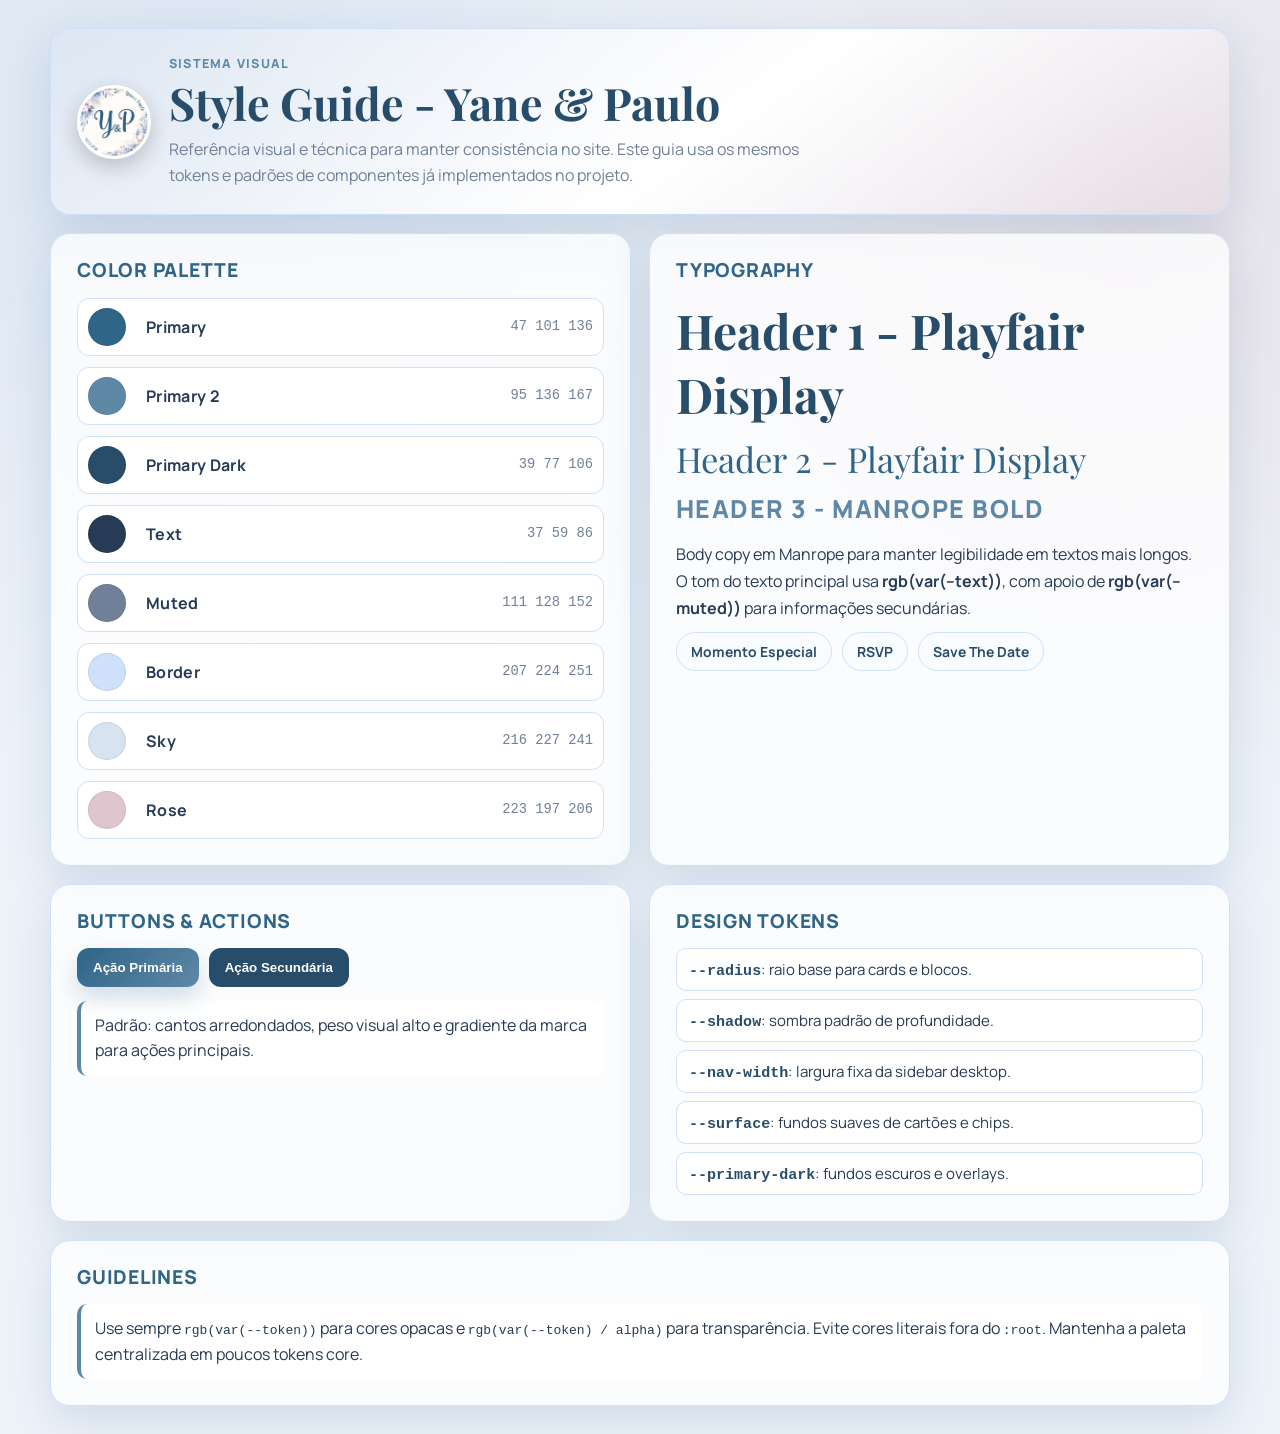
<file: style-guide.html>
<!doctype html>
<html lang="pt-BR">
<head>
  <meta charset="UTF-8">
  <meta name="viewport" content="width=device-width, initial-scale=1.0">
  <title>Style Guide | Yane & Paulo</title>
  <link rel="preconnect" href="https://fonts.googleapis.com">
  <link rel="preconnect" href="https://fonts.gstatic.com" crossorigin>
  <link href="https://fonts.googleapis.com/css2?family=Manrope:wght@400;500;600;700;800&family=Playfair+Display:wght@500;700&display=swap" rel="stylesheet">
  <style>
    :root {
      --white: 255 255 255;
      --black: 0 0 0;
      --bg: 238 243 250;
      --surface: 249 252 255;
      --primary: 47 101 136;
      --primary-2: 95 136 167;
      --primary-dark: 39 77 106;
      --text: 37 59 86;
      --muted: 111 128 152;
      --border: 207 224 251;
      --sky: 216 227 241;
      --rose: 223 197 206;
      --success: 56 163 98;
      --info: 21 94 176;
      --focus: 122 171 240;
      --shadow: 0 16px 45px rgb(var(--primary) / 0.16);
      --radius: 18px;
    }

    * {
      box-sizing: border-box;
    }

    body {
      margin: 0;
      padding: 28px;
      font-family: "Manrope", sans-serif;
      color: rgb(var(--text));
      background:
        radial-gradient(circle at 15% 10%, rgb(var(--sky) / 0.85) 0%, transparent 38%),
        radial-gradient(circle at 88% 16%, rgb(var(--rose) / 0.36) 0%, transparent 35%),
        linear-gradient(180deg, rgb(var(--sky) / 0.5) 0%, rgb(var(--bg)) 100%);
    }

    .guide {
      max-width: 1180px;
      margin: 0 auto;
      display: grid;
      gap: 18px;
    }

    .panel {
      border: 1px solid rgb(var(--border));
      border-radius: calc(var(--radius) + 2px);
      background: rgb(var(--white) / 0.78);
      box-shadow: var(--shadow);
      padding: 26px;
    }

    .hero {
      display: grid;
      grid-template-columns: auto 1fr;
      gap: 18px;
      align-items: center;
      background: linear-gradient(145deg, rgb(var(--sky) / 0.32) 0%, rgb(var(--white)) 56%, rgb(var(--rose) / 0.24) 100%);
    }

    .brand {
      width: 74px;
      height: 74px;
      border-radius: 50%;
      border: 3px solid rgb(var(--white));
      background: url("media/YeP.jpeg") center/cover no-repeat;
      box-shadow: 0 8px 22px rgb(var(--black) / 0.2);
    }

    .kicker {
      margin: 0 0 6px;
      font-weight: 800;
      letter-spacing: 0.1em;
      text-transform: uppercase;
      color: rgb(var(--primary-2));
      font-size: 0.78rem;
    }

    h1, h2, h3 {
      margin: 0;
      font-family: "Playfair Display", serif;
      color: rgb(var(--primary-dark));
      line-height: 1.1;
    }

    h1 {
      font-size: clamp(2rem, 4vw, 2.8rem);
    }

    .sub {
      margin: 10px 0 0;
      color: rgb(var(--muted));
      max-width: 68ch;
      line-height: 1.6;
    }

    .grid-2 {
      display: grid;
      grid-template-columns: repeat(2, minmax(0, 1fr));
      gap: 18px;
    }

    .section-title {
      margin-bottom: 16px;
      font-size: 1.2rem;
      letter-spacing: 0.04em;
      text-transform: uppercase;
      color: rgb(var(--primary));
      font-weight: 800;
      font-family: "Manrope", sans-serif;
    }

    .palette {
      display: grid;
      gap: 11px;
    }

    .swatch {
      display: grid;
      grid-template-columns: 46px 1fr auto;
      align-items: center;
      gap: 12px;
      padding: 9px 10px;
      border-radius: 12px;
      border: 1px solid rgb(var(--border));
      background: rgb(var(--white));
    }

    .dot {
      width: 38px;
      height: 38px;
      border-radius: 50%;
      border: 1px solid rgb(var(--black) / 0.08);
      background: rgb(var(--swatch));
    }

    .name {
      font-weight: 700;
      letter-spacing: 0.02em;
    }

    .value {
      font-size: 0.86rem;
      color: rgb(var(--muted));
      font-family: ui-monospace, SFMono-Regular, Menlo, Consolas, "Liberation Mono", monospace;
    }

    .typo .sample {
      margin-bottom: 10px;
    }

    .typo .h1 {
      font-size: clamp(2.2rem, 4vw, 3rem);
      font-family: "Playfair Display", serif;
      color: rgb(var(--primary-dark));
      font-weight: 700;
    }

    .typo .h2 {
      font-size: clamp(1.8rem, 2.7vw, 2.3rem);
      font-family: "Playfair Display", serif;
      color: rgb(var(--primary));
    }

    .typo .h3 {
      font-size: clamp(1.3rem, 2vw, 1.55rem);
      font-weight: 800;
      color: rgb(var(--primary-2));
      letter-spacing: 0.06em;
      text-transform: uppercase;
    }

    .typo .body {
      line-height: 1.7;
      max-width: 54ch;
    }

    .chips {
      display: flex;
      flex-wrap: wrap;
      gap: 10px;
    }

    .chip {
      padding: 9px 14px;
      border-radius: 999px;
      border: 1px solid rgb(var(--border));
      background: rgb(var(--surface));
      font-weight: 700;
      color: rgb(var(--primary-dark));
      font-size: 0.87rem;
    }

    .btns {
      display: flex;
      flex-wrap: wrap;
      gap: 10px;
    }

    .btn {
      border: 0;
      border-radius: 12px;
      padding: 12px 16px;
      color: rgb(var(--white));
      font-weight: 800;
      background: linear-gradient(135deg, rgb(var(--primary)) 0%, rgb(var(--primary-2)) 100%);
      box-shadow: 0 11px 24px rgb(var(--primary) / 0.2);
    }

    .btn.alt {
      background: rgb(var(--primary-dark));
      box-shadow: none;
    }

    .token-list {
      margin: 0;
      padding: 0;
      list-style: none;
      display: grid;
      gap: 8px;
    }

    .token-list li {
      border: 1px solid rgb(var(--border));
      border-radius: 10px;
      padding: 10px 12px;
      background: rgb(var(--white));
      font-size: 0.94rem;
    }

    .token-list code {
      font-weight: 700;
      color: rgb(var(--primary-dark));
      font-family: ui-monospace, SFMono-Regular, Menlo, Consolas, "Liberation Mono", monospace;
    }

    .note {
      margin: 0;
      border-left: 4px solid rgb(var(--primary-2));
      background: rgb(var(--white));
      border-radius: 10px;
      padding: 12px 14px;
      line-height: 1.6;
    }

    @media (max-width: 920px) {
      body {
        padding: 14px;
      }

      .panel {
        padding: 16px;
      }

      .grid-2 {
        grid-template-columns: 1fr;
      }
    }
  </style>
</head>
<body>
  <main class="guide">
    <section class="panel hero">
      <div class="brand" aria-hidden="true"></div>
      <div>
        <p class="kicker">Sistema Visual</p>
        <h1>Style Guide - Yane & Paulo</h1>
        <p class="sub">Referência visual e técnica para manter consistência no site. Este guia usa os mesmos tokens e padrões de componentes já implementados no projeto.</p>
      </div>
    </section>

    <section class="grid-2">
      <article class="panel">
        <h2 class="section-title">Color Palette</h2>
        <div class="palette">
          <div class="swatch" style="--swatch: var(--primary);"><span class="dot"></span><span class="name">Primary</span><span class="value">47 101 136</span></div>
          <div class="swatch" style="--swatch: var(--primary-2);"><span class="dot"></span><span class="name">Primary 2</span><span class="value">95 136 167</span></div>
          <div class="swatch" style="--swatch: var(--primary-dark);"><span class="dot"></span><span class="name">Primary Dark</span><span class="value">39 77 106</span></div>
          <div class="swatch" style="--swatch: var(--text);"><span class="dot"></span><span class="name">Text</span><span class="value">37 59 86</span></div>
          <div class="swatch" style="--swatch: var(--muted);"><span class="dot"></span><span class="name">Muted</span><span class="value">111 128 152</span></div>
          <div class="swatch" style="--swatch: var(--border);"><span class="dot"></span><span class="name">Border</span><span class="value">207 224 251</span></div>
          <div class="swatch" style="--swatch: var(--sky);"><span class="dot"></span><span class="name">Sky</span><span class="value">216 227 241</span></div>
          <div class="swatch" style="--swatch: var(--rose);"><span class="dot"></span><span class="name">Rose</span><span class="value">223 197 206</span></div>
        </div>
      </article>

      <article class="panel typo">
        <h2 class="section-title">Typography</h2>
        <div class="sample h1">Header 1 - Playfair Display</div>
        <div class="sample h2">Header 2 - Playfair Display</div>
        <div class="sample h3">Header 3 - Manrope Bold</div>
        <p class="sample body">Body copy em Manrope para manter legibilidade em textos mais longos. O tom do texto principal usa <strong>rgb(var(--text))</strong>, com apoio de <strong>rgb(var(--muted))</strong> para informações secundárias.</p>
        <div class="chips">
          <span class="chip">Momento Especial</span>
          <span class="chip">RSVP</span>
          <span class="chip">Save The Date</span>
        </div>
      </article>
    </section>

    <section class="grid-2">
      <article class="panel">
        <h2 class="section-title">Buttons & Actions</h2>
        <div class="btns">
          <button class="btn" type="button">Ação Primária</button>
          <button class="btn alt" type="button">Ação Secundária</button>
        </div>
        <p class="note" style="margin-top: 14px;">Padrão: cantos arredondados, peso visual alto e gradiente da marca para ações principais.</p>
      </article>

      <article class="panel">
        <h2 class="section-title">Design Tokens</h2>
        <ul class="token-list">
          <li><code>--radius</code>: raio base para cards e blocos.</li>
          <li><code>--shadow</code>: sombra padrão de profundidade.</li>
          <li><code>--nav-width</code>: largura fixa da sidebar desktop.</li>
          <li><code>--surface</code>: fundos suaves de cartões e chips.</li>
          <li><code>--primary-dark</code>: fundos escuros e overlays.</li>
        </ul>
      </article>
    </section>

    <section class="panel">
      <h2 class="section-title">Guidelines</h2>
      <p class="note">
        Use sempre <code>rgb(var(--token))</code> para cores opacas e <code>rgb(var(--token) / alpha)</code> para transparência.
        Evite cores literais fora do <code>:root</code>. Mantenha a paleta centralizada em poucos tokens core.
      </p>
    </section>
  </main>
</body>
</html>
</file>
<file: styles.css>
:root {
  --white: 255 255 255;
  --black: 0 0 0;
  --bg: 238 243 250;
  --surface: 249 252 255;
  --primary: 47 101 136;
  --primary-2: 95 136 167;
  --primary-dark: 39 77 106;
  --text: 37 59 86;
  --muted: 111 128 152;
  --border: 207 224 251;
  --sky: 216 227 241;
  --rose: 223 197 206;
  --success: 56 163 98;
  --info: 21 94 176;
  --focus: 122 171 240;
  --shadow: 0 16px 45px rgb(var(--primary) / 0.16);
  --radius: 18px;
  --nav-width: 280px;
}

* {
  box-sizing: border-box;
}

[hidden] {
  display: none !important;
}

html {
  scroll-behavior: smooth;
}

body {
  margin: 0;
  font-family: "Manrope", sans-serif;
  color: rgb(var(--text));
  background:
    radial-gradient(circle at 20% 15%, rgb(var(--sky) / 0.9) 0%, transparent 45%),
    radial-gradient(circle at 85% 20%, rgb(var(--rose) / 0.38) 0%, transparent 40%),
    linear-gradient(180deg, rgb(var(--sky) / 0.58) 0%, rgb(var(--bg)) 100%);
}

body.standalone-page-body {
  min-height: 100vh;
  padding: 20px;
}

body.pre-reveal {
  overflow: hidden;
}

body.pre-reveal .topbar,
body.pre-reveal .content,
body.pre-reveal .site-footer {
  opacity: 0;
  transform: translateY(22px) scale(0.99);
  filter: blur(4px);
  pointer-events: none;
}

body.site-revealed .topbar,
body.site-revealed .content,
body.site-revealed .site-footer {
  opacity: 1;
  transform: none;
  filter: none;
  transition: opacity 0.85s ease, transform 0.85s ease, filter 0.85s ease;
}

.splash-screen {
  position: fixed;
  inset: 0;
  z-index: 120;
  --splash-rest-width: var(--nav-width);
  display: grid;
  place-items: center;
  padding: 20px;
  background: linear-gradient(165deg, rgb(var(--primary-dark)) 0%, rgb(var(--primary)) 100%);
  isolation: isolate;
  clip-path: inset(0 0 0 0);
  transition: clip-path 1.2s cubic-bezier(0.22, 0.74, 0.16, 1), opacity 0.35s ease;
  box-shadow: 14px 0 28px rgb(var(--primary-dark) / 0.24);
}

.splash-screen::after {
  content: "";
  position: absolute;
  width: clamp(130px, 45vw, 600px);
  height: clamp(130px, 45vw, 600px);
  background-size: contain;
  background-repeat: no-repeat;
  opacity: 0.32;
  pointer-events: none;
  z-index: 1;
  filter: saturate(0.8) brightness(1.15);
}

.splash-screen::after {
  right: 0px;
  bottom: -75px;
  background-image: url("media/flores-base.png");
}

.envelope-stage {
  display: none;
}

.envelope-paper {
  display: none;
}

.envelope-flap-top,
.envelope-flap-bottom {
  display: none;
}

.envelope-flap-top {
  display: none;
}

.envelope-flap-bottom {
  display: none;
}

.splash-content {
  position: relative;
  z-index: 3;
  display: grid;
  justify-items: center;
  gap: 16px;
  text-align: center;
  transition: opacity 0.45s ease, transform 0.45s ease;
}

.splash-seal {
  width: clamp(126px, 20vw, 196px);
  aspect-ratio: 1;
  border-radius: 50%;
  border: 4px solid rgb(var(--white) / 0.96);
  box-shadow:
    0 20px 46px rgb(var(--black) / 0.26),
    0 0 0 2px rgb(var(--white) / 0.24);
  background: url("media/YeP.jpeg") center/cover no-repeat;
  cursor: pointer;
  transition: transform 0.3s ease, box-shadow 0.3s ease;
  animation: seal-float 2.8s ease-in-out infinite;
}

.splash-seal:hover,
.splash-seal:focus-visible {
  transform: scale(1.04);
  box-shadow:
    0 24px 56px rgb(var(--black) / 0.32),
    0 0 0 3px rgb(var(--white) / 0.35);
}

.splash-seal:focus-visible {
  outline: none;
}

.splash-hint {
  margin: 0;
  font-size: clamp(0.88rem, 1.7vw, 1rem);
  letter-spacing: 0.06em;
  text-transform: none;
  color: rgb(var(--white) / 0.94);
  font-weight: 600;
  text-shadow: 0 8px 20px rgb(var(--black) / 0.26);
}

.splash-screen.opening .splash-content {
  opacity: 0;
  transform: translateY(-8px) scale(0.96);
}

.splash-screen.opening {
  clip-path: inset(0 calc(100% - var(--splash-rest-width)) 0 0);
}

.splash-screen.revealed {
  opacity: 0;
  pointer-events: none;
}

@keyframes seal-float {
  0%, 100% {
    transform: translateY(0);
  }
  50% {
    transform: translateY(-6px);
  }
}

.topbar {
  display: none;
}

.sidebar {
  position: fixed;
  top: 0;
  left: 0;
  width: var(--nav-width);
  height: 100vh;
  padding: 28px 20px;
  background: linear-gradient(165deg, rgb(var(--primary-dark)) 0%, rgb(var(--primary)) 100%);
  color: rgb(var(--white));
  z-index: 20;
  box-shadow: 12px 0 30px rgb(var(--primary-dark) / 0.24);
}

.brand {
  width: 58px;
  height: 58px;
  border-radius: 50%;
  display: grid;
  place-content: center;
  background-image: url("media/YeP.jpeg");
  background-size: cover;
  background-position: center 52%;
  background-color: rgb(var(--white) / 0.12);
  border: 1px solid rgb(var(--white) / 0.3);
  font-family: "Playfair Display", serif;
  font-weight: 700;
  letter-spacing: 0.04em;
  color: transparent;
  font-size: 0;
  overflow: hidden;
}

.brand-desktop {
  margin-bottom: 26px;
}

.sidebar nav {
  display: flex;
  flex-direction: column;
  gap: 8px;
}

.nav-link {
  text-decoration: none;
  color: rgb(var(--white) / 0.9);
  padding: 12px 13px;
  border-radius: 12px;
  display: flex;
  align-items: center;
  gap: 12px;
  font-size: 0.95rem;
  transition: background 0.25s ease, transform 0.2s ease;
}

.nav-link .icon {
  width: 24px;
  height: 24px;
  display: inline-flex;
  align-items: center;
  justify-content: center;
}

.nav-link svg {
  width: 20px;
  height: 20px;
  stroke: currentColor;
  stroke-width: 1.6;
}

.nav-link:hover,
.nav-link.active {
  background: rgb(var(--white) / 0.2);
}

.nav-link:active {
  transform: translateY(1px);
}

.content {
  margin-left: var(--nav-width);
  padding: 36px 36px 56px;
}

.section {
  background: rgb(var(--white) / 0.78);
  backdrop-filter: blur(2px);
  border: 1px solid rgb(var(--border));
  border-radius: calc(var(--radius) + 2px);
  margin-bottom: 22px;
  padding: 36px;
  box-shadow: var(--shadow);
}

.floral-detail {
  position: relative;
  overflow: hidden;
}

.floral-detail::before,
.floral-detail::after {
  content: "";
  position: absolute;
  width: clamp(120px, 16vw, 200px);
  height: clamp(120px, 16vw, 200px);
  pointer-events: none;
  z-index: 0;
  opacity: 0.35;
  background-repeat: no-repeat;
  background-size: contain;
}

.floral-detail::before {
  top: -8px;
  left: -8px;
  background-image: url("media/flores-topo.png");
}

.floral-detail::after {
  right: -8px;
  bottom: -25px;
  background-image: url("media/flores-base.png");
}

.floral-detail > * {
  position: relative;
  z-index: 1;
}

.section h2 {
  font-family: "Playfair Display", serif;
  font-size: clamp(1.65rem, 2.2vw, 2.2rem);
  margin: 0 0 20px;
  color: rgb(var(--primary));
}

.home {
  position: relative;
  overflow: hidden;
  padding: 0;
  min-height: 82vh;
  display: grid;
  place-items: flex-end center;
}

.hero-image-wrap {
  position: absolute;
  inset: 0;
  min-height: auto;
  border-radius: inherit;
  overflow: hidden;
  z-index: 0;
}

.hero-image-wrap img {
  width: 100%;
  height: 100%;
  object-fit: cover;
  display: block;
}

.hero-text h1 {
  font-family: "Playfair Display", serif;
  font-size: clamp(2.8rem, 5vw, 5.8rem);
  margin: 0;
  line-height: 0.95;
  color: rgb(var(--white));
  text-shadow: 0 10px 28px rgb(var(--black) / 0.45);
}

.hero-text p {
  margin: 20px 0 0;
  font-size: clamp(1rem, 1.4vw, 1.35rem);
  font-weight: 600;
  color: rgb(var(--sky) / 0.98);
  letter-spacing: 0.12em;
  text-transform: uppercase;
  text-shadow: 0 8px 18px rgb(var(--black) / 0.4);
}

.hero-countdown {
  margin-top: 16px;
  padding: 12px;
  border-radius: 12px;
  border: 1px solid rgb(var(--white) / 0.45);
  background: rgb(var(--primary-dark) / 0.62);
  color: rgb(var(--white));
  text-shadow: 0 6px 14px rgb(var(--black) / 0.38);
}

.hero-countdown.state-today {
  background: rgb(var(--success) / 0.34);
  border-color: rgb(var(--success) / 0.65);
  font-weight: 800;
  letter-spacing: 0.05em;
  text-transform: uppercase;
}

.hero-countdown.state-after {
  background: rgb(var(--info) / 0.42);
  border-color: rgb(var(--info) / 0.7);
  font-weight: 800;
  letter-spacing: 0.05em;
  text-transform: uppercase;
}

.countdown-grid {
  display: grid;
  grid-template-columns: repeat(4, minmax(0, 1fr));
  gap: 8px;
}

.countdown-item {
  border-radius: 9px;
  padding: 8px 6px;
  background: rgb(var(--white) / 0.14);
  border: 1px solid rgb(var(--white) / 0.25);
  display: grid;
  gap: 2px;
}

.countdown-value {
  font-size: clamp(1.15rem, 2vw, 1.5rem);
  font-weight: 800;
  line-height: 1;
  font-variant-numeric: tabular-nums;
  letter-spacing: 0.02em;
}

.countdown-label {
  font-size: 0.72rem;
  text-transform: uppercase;
  letter-spacing: 0.08em;
  opacity: 0.95;
}

.hero-text {
  position: relative;
  z-index: 2;
  text-align: center;
  padding: 26px 28px;
  border-radius: 16px;
  background: rgb(var(--primary) / 0.28);
  border: 1px solid rgb(var(--white) / 0.32);
  backdrop-filter: blur(3px);
}

.story-card {
  border-left: 5px solid rgb(var(--primary-2));
  padding: 18px 18px 18px 22px;
  background: linear-gradient(90deg, rgb(var(--sky) / 0.42) 0%, rgb(var(--white)) 100%);
  border-radius: 12px;
}

.story-card p {
  line-height: 1.8;
  margin: 0 0 15px;
}

.story-card p:last-child {
  margin-bottom: 0;
}

.video-frame {
  margin-inline: auto;
  width: min(420px, 100%);
  border-radius: 26px;
  overflow: hidden;
  border: 8px solid rgb(var(--sky));
  background: rgb(var(--sky));
}

.video-frame video {
  width: 100%;
  aspect-ratio: 9 / 16;
  object-fit: contain;
  background: rgb(var(--primary-dark));
  display: block;
}

.gallery-grid {
  display: grid;
  grid-template-columns: repeat(3, minmax(0, 1fr));
  gap: 14px;
}

.gallery-cta {
  display: flex;
  justify-content: center;
  margin-top: 18px;
}

.gallery-grid img {
  width: 100%;
  height: 260px;
  border-radius: 14px;
  object-fit: cover;
  border: 2px solid rgb(var(--border));
  cursor: zoom-in;
}

.lightbox {
  position: fixed;
  inset: 0;
  z-index: 60;
  background: rgb(var(--primary-dark) / 0.92);
  display: grid;
  grid-template-columns: auto 1fr auto;
  align-items: center;
  gap: 12px;
  padding: 24px;
}

.lightbox.hidden {
  display: none;
}

.lightbox-figure {
  margin: 0;
  display: grid;
  justify-items: center;
  gap: 12px;
}

.lightbox-figure img {
  max-width: min(1200px, 88vw);
  max-height: 78vh;
  width: auto;
  height: auto;
  border-radius: 14px;
  object-fit: contain;
  border: 2px solid rgb(var(--white) / 0.22);
}

.lightbox-figure figcaption {
  color: rgb(var(--white));
  font-weight: 600;
}

.lightbox-close,
.lightbox-nav {
  border: 0;
  cursor: pointer;
  color: rgb(var(--white));
  background: rgb(var(--white) / 0.14);
  border: 1px solid rgb(var(--white) / 0.28);
}

.lightbox-close {
  position: absolute;
  top: 18px;
  right: 20px;
  width: 46px;
  height: 46px;
  border-radius: 50%;
  font-size: 1.7rem;
  line-height: 1;
}

.lightbox-nav {
  width: 48px;
  height: 48px;
  border-radius: 50%;
  font-size: 2rem;
  display: grid;
  place-items: center;
}

.lightbox-close:hover,
.lightbox-nav:hover {
  background: rgb(var(--white) / 0.22);
}

body.lightbox-open {
  overflow: hidden;
}


.info-grid {
  display: grid;
  grid-template-columns: repeat(2, minmax(0, 1fr));
  gap: 16px;
}

.info-card {
  background: rgb(var(--sky) / 0.24);
  border: 1px solid rgb(var(--border));
  border-radius: 14px;
  padding: 20px;
}

.info-card h3,
.map-card h3 {
  margin: 12px 0;
  color: rgb(var(--primary));
  font-family: "Playfair Display", serif;
}

.info-card p {
  margin: 0 0 10px;
  line-height: 1.6;
}

.maps-grid {
  display: grid;
  grid-template-columns: repeat(2, minmax(0, 1fr));
  gap: 16px;
}

.map-card {
  background: rgb(var(--sky) / 0.24);
  border: 1px solid rgb(var(--border));
  border-radius: 14px;
  padding: 16px;
}

.map-card img {
  width: 100%;
  height: 320px;
  object-fit: cover;
  border-radius: 12px;
}

.map-btn,
.gift-btn,
.rsvp-form button {
  display: inline-flex;
  justify-content: center;
  align-items: center;
  padding: 12px 18px;
  border-radius: 12px;
  border: 0;
  text-decoration: none;
  cursor: pointer;
  font-weight: 700;
  background: linear-gradient(135deg, rgb(var(--primary)) 0%, rgb(var(--primary-2)) 100%);
  color: rgb(var(--white));
  transition: filter 0.2s ease, transform 0.15s ease;
}

.map-btn {
  margin: 4px 0 12px;
}

.gift-btn {
  margin-top: 18px;
}

.map-btn:hover,
.gift-btn:hover,
.rsvp-form button:hover {
  filter: brightness(1.05);
}

.map-btn:active,
.gift-btn:active,
.rsvp-form button:active {
  transform: translateY(1px);
}

.rsvp-form {
  display: grid;
  gap: 10px;
  max-width: 560px;
}

.rsvp-callout {
  position: relative;
  margin: 0 0 22px;
  padding: 24px 20px 20px;
  text-align: center;
  border-radius: 16px;
  border: 1px solid rgb(var(--border));
  background:
    linear-gradient(145deg, rgb(var(--surface)) 0%, rgb(var(--white)) 55%, rgb(var(--surface)) 100%);
  box-shadow: 0 12px 30px rgb(var(--primary) / 0.12);
}

.rsvp-callout::before,
.rsvp-callout::after {
  content: "";
  position: absolute;
  top: 50%;
  width: 72px;
  height: 1px;
  background: linear-gradient(90deg, transparent, rgb(var(--primary-2) / 0.52));
}

.rsvp-callout::before {
  left: 24px;
  transform: translateY(-50%);
}

.rsvp-callout::after {
  right: 24px;
  transform: translateY(-50%) rotate(180deg);
}

.rsvp-callout-tag {
  display: inline-block;
  margin-bottom: 10px;
  padding: 6px 12px;
  border-radius: 999px;
  font-size: 0.74rem;
  text-transform: uppercase;
  letter-spacing: 0.12em;
  font-weight: 700;
  color: rgb(var(--primary-dark));
  background: rgb(var(--sky));
}

.rsvp-callout-title {
  margin: 0;
  font-family: "Playfair Display", serif;
  font-size: clamp(1.3rem, 2.4vw, 1.95rem);
  line-height: 1.2;
  color: rgb(var(--primary));
}

.rsvp-callout-deadline {
  margin: 12px 0 0;
  display: inline-block;
  padding: 9px 14px;
  border-radius: 12px;
  font-size: 1.03rem;
  color: rgb(var(--muted));
  font-weight: 600;
  background: rgb(var(--surface));
  border: 1px solid rgb(var(--border));
  text-transform: uppercase;
}

.rsvp-callout-deadline strong {
  color: rgb(var(--primary));
  font-weight: 700;
}

.rsvp-callout-deadline.is-closed {
  text-transform: none;
  letter-spacing: 0;
}

.rsvp-layout {
  display: grid;
  grid-template-columns: minmax(0, 1fr) 1fr;
  gap: 22px;
  align-items: flex-start;
}

.rsvp-photo-wrap {
  border-radius: 14px;
  overflow: hidden;
  border: 1px solid rgb(var(--border));
  background: rgb(var(--sky));
  min-height: 100%;
}

.rsvp-photo-wrap img {
  width: 100%;
  height: 100%;
  min-height: 520px;
  object-fit: cover;
  display: block;
}

.field {
  position: relative;
  height: 56px;
}

.rsvp-form input,
.rsvp-form select {
  width: 100%;
  height: 100%;
  border: 1px solid rgb(var(--border));
  border-radius: 10px;
  padding: 20px 12px 8px;
  font: inherit;
  line-height: 1.2;
  color: rgb(var(--text));
  background: rgb(var(--white));
  outline: none;
  transition: border-color 0.2s ease, box-shadow 0.2s ease;
}

.rsvp-form select {
  appearance: none;
  background-image:
    linear-gradient(45deg, transparent 50%, rgb(var(--muted)) 50%),
    linear-gradient(135deg, rgb(var(--muted)) 50%, transparent 50%);
  background-position:
    calc(100% - 18px) calc(50% + 2px),
    calc(100% - 12px) calc(50% + 2px);
  background-size: 6px 6px, 6px 6px;
  background-repeat: no-repeat;
}

.rsvp-layout button {
  font-size: 16px;
}


.field label {
  position: absolute;
  top: 50%;
  left: 12px;
  transform: translateY(-50%);
  color: rgb(var(--muted));
  font-size: 0.95rem;
  pointer-events: none;
  background: rgb(var(--white));
  padding: 0 5px;
  z-index: 1;
  transition: top 0.2s ease, transform 0.2s ease, font-size 0.2s ease, color 0.2s ease;
}

.rsvp-form input:focus,
.rsvp-form select:focus {
  border-color: rgb(var(--focus));
  box-shadow: 0 0 0 3px rgb(var(--focus) / 0.2);
}

.rsvp-form input:focus + label,
.rsvp-form input:not(:placeholder-shown) + label,
.rsvp-form select:focus + label,
.rsvp-form select:valid + label {
  top: -15%;
  transform: translateY(0);
  font-size: 0.72rem;
  color: rgb(var(--primary));
}

.children-box {
  margin-top: 10px;
  padding: 12px;
  border: 1px solid rgb(var(--border));
  border-radius: 10px;
  background: rgb(var(--surface));
  display: grid;
  gap: 10px;
}

.children-list {
  display: grid;
  gap: 10px;
}

.memories-upload {
  text-align: center;
}

.memories-lead {
  margin: 0 auto 16px;
  max-width: 760px;
  color: rgb(var(--primary-dark));
  line-height: 1.65;
  font-size: 1.05rem;
}

.memories-steps {
  display: grid;
  grid-template-columns: repeat(3, minmax(0, 1fr));
  gap: 12px;
  margin: 0 0 18px;
}

.memories-step {
  margin: 0;
  padding: 14px 12px;
  border: 1px solid rgb(var(--border));
  border-radius: 12px;
  background: rgb(var(--surface));
  text-align: left;
  display: grid;
  grid-template-columns: 34px minmax(0, 1fr);
  align-items: center;
  gap: 10px;
}

.memories-step span {
  width: 34px;
  height: 34px;
  border-radius: 50%;
  display: inline-grid;
  place-items: center;
  font-weight: 800;
  color: rgb(var(--white));
  background: linear-gradient(135deg, rgb(var(--primary)) 0%, rgb(var(--primary-2)) 100%);
}

.memories-step p {
  margin: 0;
  color: rgb(var(--text));
  line-height: 1.45;
}

.memories-upload-btn {
  display: inline-flex;
  justify-content: center;
  align-items: center;
  min-height: 60px;
  padding: 14px 22px;
  border-radius: 14px;
  text-decoration: none;
  font-weight: 800;
  font-size: 1.05rem;
  letter-spacing: 0.01em;
  background: linear-gradient(135deg, rgb(var(--primary)) 0%, rgb(var(--primary-2)) 100%);
  color: rgb(var(--white));
  box-shadow: 0 14px 28px rgb(var(--primary) / 0.22);
  transition: transform 0.16s ease, filter 0.2s ease;
}

.memories-upload-btn:hover {
  filter: brightness(1.05);
}

.memories-upload-btn:active {
  transform: translateY(1px);
}

.memories-qr {
  margin: 18px auto 0;
  width: 100%;
  display: flex;
  flex-direction: column;
  justify-content: center;
  align-items: center;
  padding: 12px;
  border: 1px solid rgb(var(--border));
  border-radius: 14px;
  background: rgb(var(--white));
}

.memories-qr-code {
  position: relative;
  width: clamp(170px, 34vw, 220px);
}

.memories-qr-image {
  width: 100%;
  height: auto;
  display: block;
  border-radius: 10px;
}

.memories-qr-logo {
  position: absolute;
  top: 50%;
  left: 50%;
  width: 27%;
  max-width: 62px;
  aspect-ratio: 1;
  transform: translate(-50%, -50%);
  border-radius: 50%;
  border: 4px solid rgb(var(--white));
  box-shadow: 0 6px 18px rgb(var(--primary) / 0.24);
  object-fit: cover;
}

.memories-qr figcaption {
  margin-top: 10px;
  color: rgb(var(--primary));
  font-size: 0.95rem;
  line-height: 1.4;
}

.memories-help {
  margin: 14px 0 0;
  color: rgb(var(--muted));
  font-size: 0.98rem;
}

.children-row {
  display: grid;
  grid-template-columns: 1fr 1fr;
  gap: 10px;
}

.hidden {
  display: none;
}

.site-footer {
  margin-left: var(--nav-width);
  padding: 22px 36px 34px;
  display: flex;
  flex-direction: column;
  align-items: center;
  justify-content: center;
  gap: 14px;
  color: rgb(var(--primary));
}

.site-footer a {
  color: rgb(var(--primary));
  text-decoration: none;
  font-weight: 600;
}

.footer-monogram {
  width: 44px;
  height: 44px;
  border-radius: 50%;
  display: grid;
  place-content: center;
  background-image: url("media/YeP.jpeg");
  background-size: cover;
  background-position: center 52%;
  background-color: rgb(var(--sky) / 0.5);
  border: 1px solid rgb(var(--primary-2) / 0.28);
  color: transparent;
  font-size: 0;
  overflow: hidden;
}

.site-footer p {
  margin: 0;
  font-size: 0.95rem;
}

.gift-intro-title {
  margin: 0 0 12px;
  color: rgb(var(--primary));
  font-family: "Playfair Display", serif;
  font-size: clamp(2rem, 4.5vw, 3rem);
  line-height: 1.1;
}

.gift-intro-text {
  margin: 0;
  line-height: 1.75;
  font-size: 1.03rem;
  color: rgb(var(--text));
}

.gift-intro-highlight {
  display: inline-block;
  font-weight: 800;
  color: rgb(var(--primary));
  background: rgb(var(--sky) / 0.9);
  border: 1px solid rgb(var(--primary-2) / 0.22);
  border-radius: 8px;
  padding: 0 8px;
}

.gift-page {
  width: min(980px, 100%);
  margin: 0 auto;
  display: grid;
  gap: 22px;
}

.gallery-page {
  width: min(1120px, 100%);
}

.gallery-page-grid {
  grid-template-columns: repeat(3, minmax(0, 1fr));
}

.gallery-page-grid img {
  height: 320px;
}

.gift-hero {
  text-align: center;
  padding: 8px 8px 0;
}

.gift-hero .gift-btn {
  margin-top: 18px;
}

.gift-sections-nav {
  position: sticky;
  top: 12px;
  z-index: 9;
  display: flex;
  flex-wrap: wrap;
  gap: 8px;
  justify-content: center;
  padding: 10px;
  border-radius: 12px;
  border: 1px solid rgb(var(--border));
  background: rgb(var(--surface) / 0.96);
  backdrop-filter: blur(4px);
}

.gift-sections-nav a {
  text-decoration: none;
  color: rgb(var(--primary));
  font-weight: 700;
  font-size: 0.95rem;
  padding: 8px 12px;
  border-radius: 10px;
  border: 1px solid rgb(var(--border));
  background: rgb(var(--white));
}

.gift-sections-nav a:hover {
  background: rgb(var(--border));
}

.gift-page section[id] {
  scroll-margin-top: 88px;
}

.gift-section {
  background: rgb(var(--white) / 0.72);
  border: 1px solid rgb(var(--border));
  border-radius: 16px;
  padding: 22px;
}

.gift-section-soft {
  background: linear-gradient(180deg, rgb(var(--sky) / 0.55) 0%, rgb(var(--rose) / 0.18) 100%);
}

.gift-section-title {
  margin: 0 0 20px 0;
  font-family: "Playfair Display", serif;
  color: rgb(var(--primary));
  font-size: clamp(1.4rem, 2.4vw, 2rem);
}

.gift-section-title span {
  font-size: 0.75em;
  color: rgb(var(--primary));
}

.gift-section-subtitle {
  margin: 8px 0 0;
  color: rgb(var(--text));
}

.gift-category {
  margin: 20px 0 10px;
  color: rgb(var(--primary-2));
  font-size: 1.04rem;
}

.gift-grid {
  display: grid;
  grid-template-columns: repeat(3, minmax(0, 1fr));
  gap: 10px;
}

.gift-item {
  border: 1px solid rgb(var(--border));
  background: rgb(var(--white));
  border-radius: 12px;
  padding: 12px 10px;
  text-align: center;
}

.gift-item img {
  width: 100%;
  aspect-ratio: 1 / 1;
  object-fit: contain;
  border-radius: 10px;
  border: 1px solid rgb(var(--border));
  background: rgb(var(--white));
  margin-bottom: 8px;
}

.gift-item strong {
  display: block;
  font-size: 0.92rem;
  color: rgb(var(--primary-dark));
}

.gift-item span {
  display: block;
  margin-top: 5px;
  font-weight: 700;
  color: rgb(var(--primary));
}

.gift-link {
  display: inline-block;
  margin-top: 6px;
  font-weight: 700;
  text-transform: uppercase;
  color: rgb(var(--primary));
  text-decoration: underline;
}

.gift-final .gift-section-title {
  text-align: center;
  font-size: clamp(2rem, 5vw, 3.6rem);
}

.gift-final-content {
  max-width: 760px;
  margin: 14px auto 0;
  color: rgb(var(--primary-dark));
}

.gift-final-content p {
  margin: 0 0 18px;
  font-size: 1.08rem;
  line-height: 1.45;
}

.gift-final-note {
  font-size: 0.95rem;
  color: rgb(var(--primary));
}

.gift-final-thanks {
  margin-top: 8px;
  text-align: center;
  font-family: "Playfair Display", serif;
  font-size: clamp(2rem, 4vw, 3.6rem);
  color: rgb(var(--primary));
}

@media (max-width: 1024px) {
  .home {
    min-height: 72vh;
  }

  .info-grid,
  .maps-grid {
    grid-template-columns: 1fr;
  }

  .rsvp-layout {
    grid-template-columns: 1fr;
  }

  .rsvp-photo-wrap img {
    min-height: 320px;
    max-height: 420px;
    object-fit: contain;
  }

  .rsvp-callout::before,
  .rsvp-callout::after {
    display: none;
  }

  .children-row {
    grid-template-columns: 1fr;
  }

  .memories-steps {
    grid-template-columns: 1fr;
  }
}

@media (max-width: 860px) {
  .topbar {
    position: fixed;
    top: 0;
    left: 0;
    width: 100%;
    height: 72px;
    display: flex;
    align-items: center;
    justify-content: space-between;
    padding: 0 16px;
    background: linear-gradient(90deg, rgb(var(--primary-dark)) 0%, rgb(var(--primary)) 100%);
    color: rgb(var(--white));
    z-index: 30;
    box-shadow: 0 8px 20px rgb(var(--primary-dark) / 0.28);
  }

  .menu-btn {
    width: 42px;
    height: 42px;
    border: 1px solid rgb(var(--white) / 0.35);
    border-radius: 10px;
    background: rgb(var(--white) / 0.1);
    display: grid;
    place-content: center;
    gap: 4px;
    cursor: pointer;
  }

  .menu-btn span {
    display: block;
    width: 18px;
    height: 2px;
    background: rgb(var(--white));
  }

  .sidebar {
    left: 0;
    right: auto;
    top: 72px;
    width: 100vw;
    height: calc(100vh - 72px);
    padding-top: 18px;
    transform: translateY(-110%);
    transition: transform 0.25s ease;
    z-index: 25;
    overflow-y: auto;
  }

  .sidebar.open {
    transform: translateY(0);
  }

  .brand-desktop {
    display: none;
  }

  .content {
    margin-left: 0;
    padding: 86px 14px 40px;
  }

  .site-footer {
    margin-left: 0;
    padding: 8px 14px 28px;
    flex-direction: column;
    text-align: center;
  }

  .gift-grid {
    grid-template-columns: repeat(2, minmax(0, 1fr));
  }

  .gift-section {
    padding: 18px 14px;
  }

  .gift-sections-nav {
    top: 84px;
  }

  body.menu-open {
    overflow: hidden;
  }

  .section {
    padding: 20px 16px;
  }

  .home {
    min-height: 90vh;
    place-items: end center;
    padding-bottom: 8px;
  }

  .hero-image-wrap img {
    object-position: 45% 22%;
  }

  .hero-text {
    width: calc(100% - 22px);
    margin: 0 11px 12px;
    padding: 16px 14px;
    background: rgb(var(--primary-dark) / 0.5);
  }

  .hero-text h1 {
    font-size: clamp(2.4rem, 10vw, 3.6rem);
  }

  .hero-text p {
    margin-top: 12px;
    font-size: 1.05rem;
  }

  .gallery-grid {
    grid-template-columns: 1fr;
  }

  .gallery-grid img {
    height: 230px;
  }

  .lightbox {
    grid-template-columns: 1fr;
    gap: 10px;
    justify-items: center;
    padding: 18px 12px 16px;
  }

  .lightbox-nav {
    position: absolute;
    top: 50%;
    transform: translateY(-50%);
  }

  .lightbox-nav.prev {
    left: 10px;
  }

  .lightbox-nav.next {
    right: 10px;
  }

  .lightbox-figure img {
    max-width: 92vw;
    max-height: 76vh;
  }

  .gallery-page-grid {
    grid-template-columns: 1fr;
  }

  .hero-image-wrap {
    min-height: auto;
  }

  .countdown-grid {
    grid-template-columns: repeat(2, minmax(0, 1fr));
  }

  .floral-detail::before,
  .floral-detail::after {
    width: 108px;
    height: 108px;
    opacity: 0.28;
  }

  .splash-screen::before,
  .splash-screen::after {
    width: 360px;
    height: 360px;
    opacity: 0.24;
  }

  .splash-screen {
    --splash-rest-width: 0px;
    --splash-rest-height: 72px;
  }

  .splash-screen.opening {
    clip-path: inset(0 0 calc(100% - var(--splash-rest-height)) 0);
  }
}
</file>
